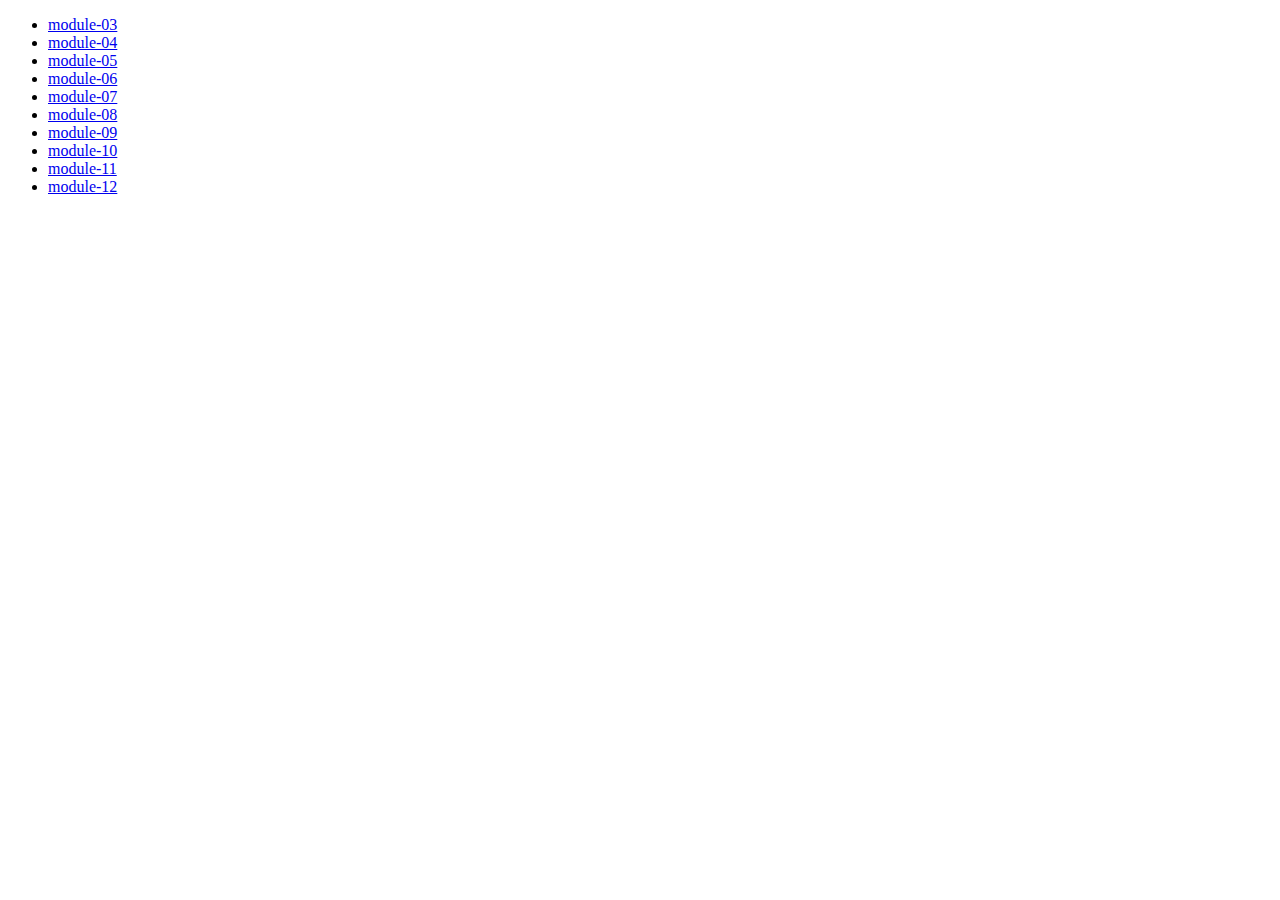
<file: index.html>
<!DOCTYPE html>
<html lang="en">
<head>
  <meta charset="UTF-8">
  <meta name="viewport" content="width=device-width, initial-scale=1.0">
  <meta http-equiv="X-UA-Compatible" content="ie=edge">
  <title>index</title>
</head>
<body>
  <ul>
    <li><a href="./module-03/index.html">module-03</a></li>
    <li><a href="./module-04/index.html">module-04</a></li>
    <li><a href="./module-05/index.html">module-05</a></li>
    <li><a href="./module-06/index.html">module-06</a></li>
    <li><a href="./module-07/index.html">module-07</a></li>
    <li><a href="./module-08/index.html">module-08</a></li>
    <li><a href="./module-09/index.html">module-09</a></li>
    <li><a href="./module-10/index.html">module-10</a></li>
    <li><a href="#">module-11</a></li>
    <li><a href="#">module-12</a></li>
  </ul>
</body>
</html>
</file>
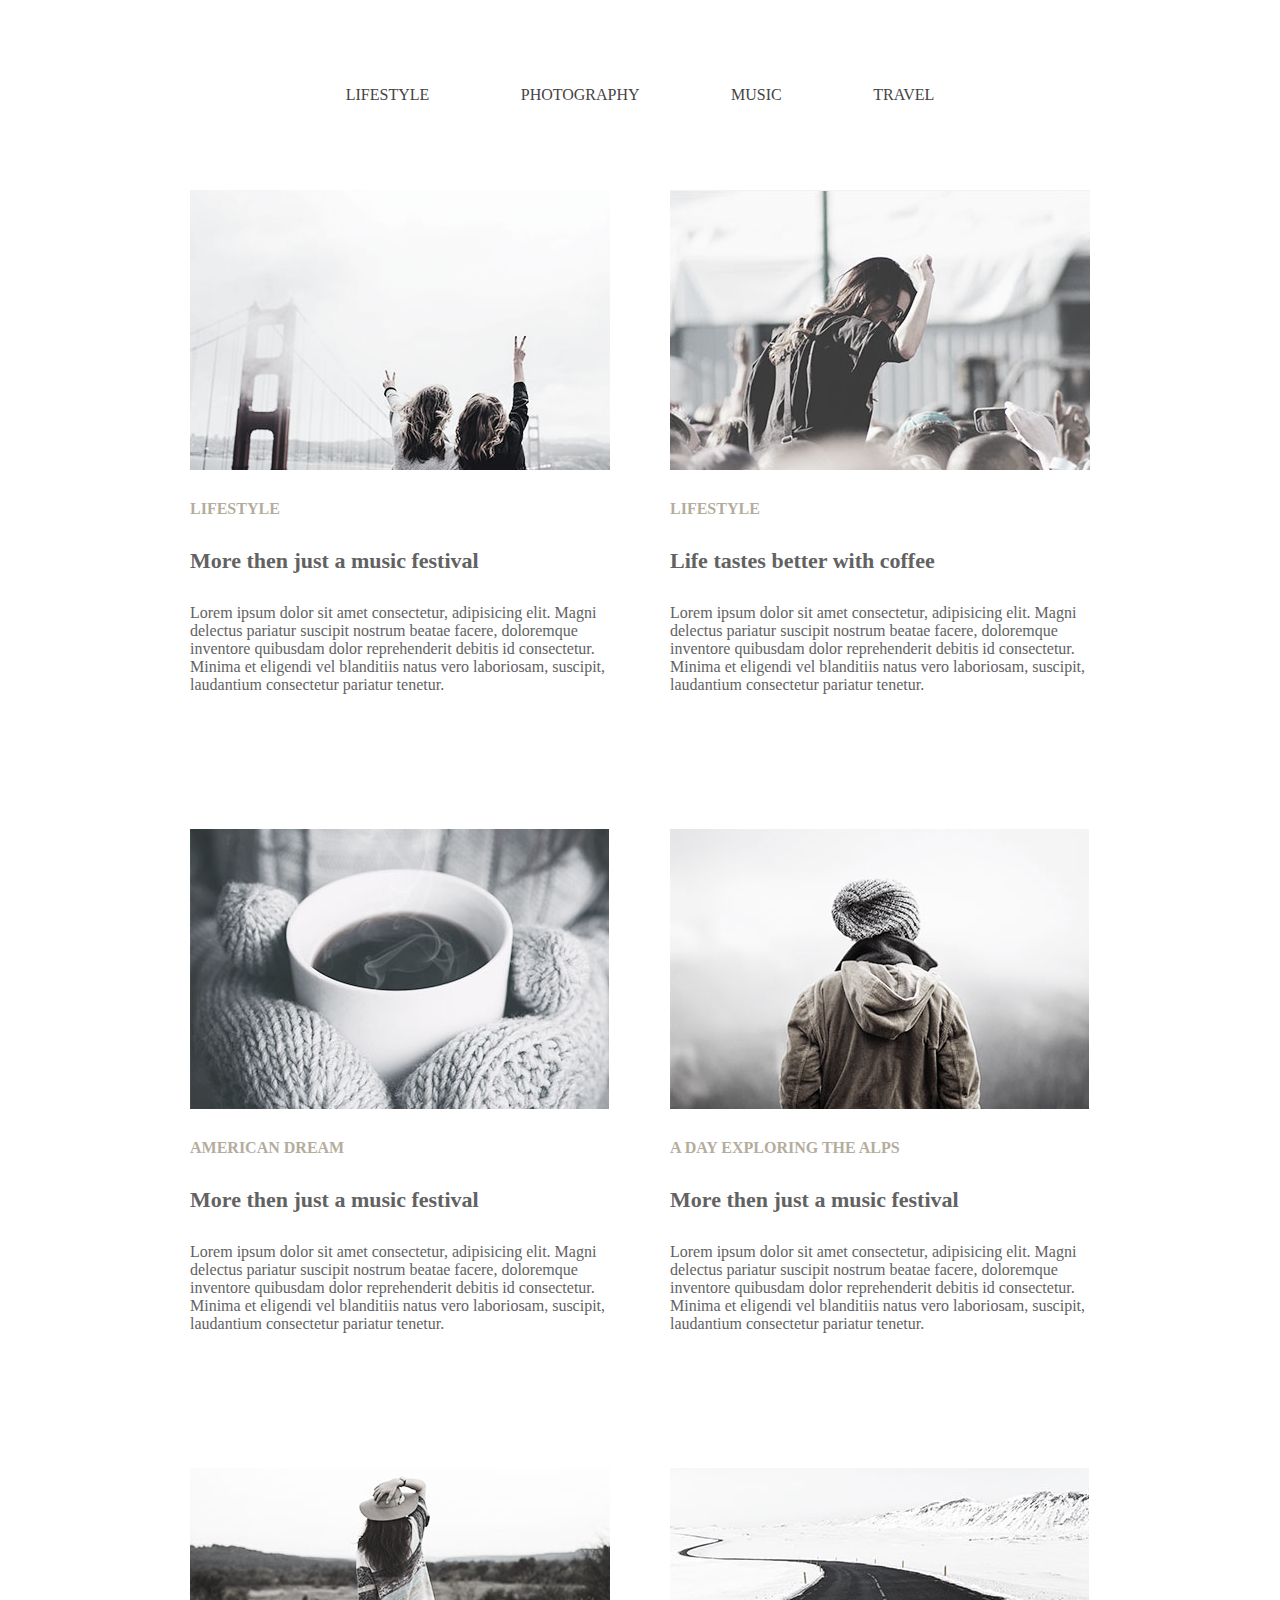
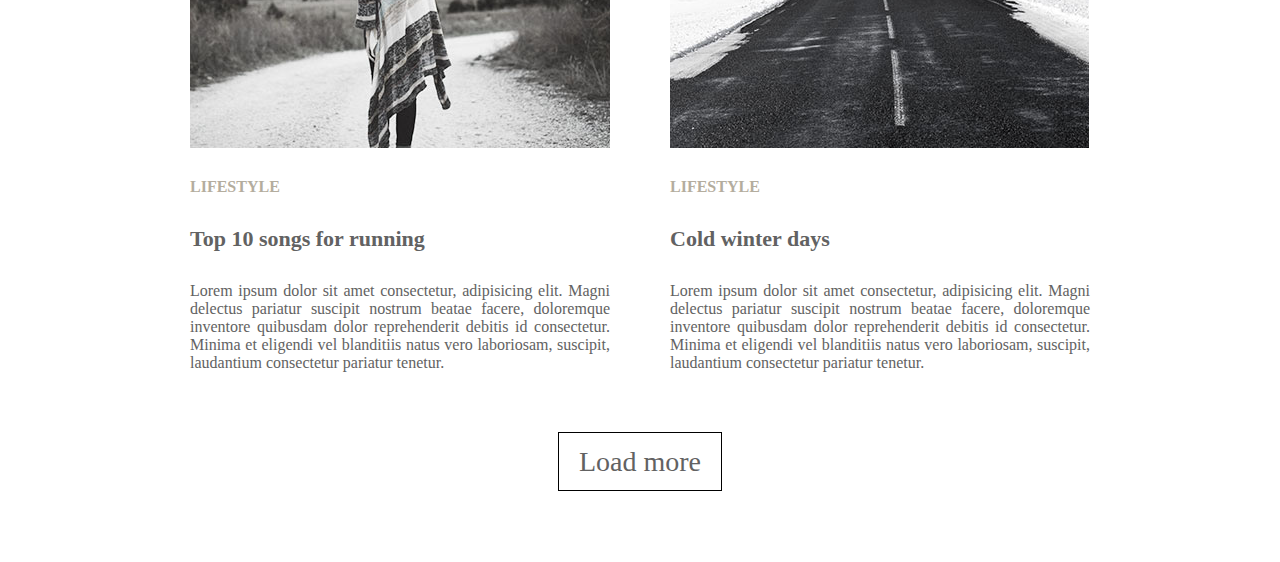
<file: module-03/index.html>
<!DOCTYPE html>
<html lang="en">
  <head>
    <meta charset="UTF-8" />
    <meta name="viewport" content="width=device-width, initial-scale=1.0" />
    <meta http-equiv="X-UA-Compatible" content="ie=edge" />
    <title>index</title>
    <link rel="stylesheet" href="./css/style.css" />
  </head>
  <body>
    <div class="wrapper">
      <header>
        <nav >
          <ul class="list">
            <li class="list-item"><a class="list-link" href="#">lifestyle</a> </li>
            <li class="list-item"><a class="list-link" href="#">photography</a></li>
            <li class="list-item"><a class="list-link" href="#">music</a></li>
            <li class="list-item"><a class="list-link" href="#">travel</a></li>
          </ul>
        </nav>
      </header>
      <main>
        <!-- #box1 -->
        <div class="card card-mr-ls">
          <div class="card-image-wrp">
            <img
              class="card-image"
              src="./images/2grilsbridge2.jpg"
              alt="partygirl"
              title="partygirl"/>
          </div>
          <h5 class="title">lifestyle</h5>
          <h4 class="sub-title">More then just a music festival</h4>
          <p class="card-description text text-i">
            Lorem ipsum dolor sit amet consectetur, adipisicing elit. Magni
            delectus pariatur suscipit nostrum beatae facere, doloremque
            inventore quibusdam dolor reprehenderit debitis id consectetur.
            Minima et eligendi vel blanditiis natus vero laboriosam, suscipit,
            laudantium consectetur pariatur tenetur.
          </p>
        </div>    <!-- #endbox1 -->
        <!-- #box2 -->
        <div class="card card-mr-rs">
          <div class="card-image-wrp">
            <img
              class="card-image"
              src="./images/shakinggirl1.jpg"
              alt="partygirl"
              title="partygirl"/>
          </div>
          <h5 class="title">lifestyle</h5>
          <h4 class="sub-title">Life tastes better with coffee</h4>
          <p class="card-description text text-i">
            Lorem ipsum dolor sit amet consectetur, adipisicing elit. Magni
            delectus pariatur suscipit nostrum beatae facere, doloremque
            inventore quibusdam dolor reprehenderit debitis id consectetur.
            Minima et eligendi vel blanditiis natus vero laboriosam, suscipit,
            laudantium consectetur pariatur tenetur.
          </p>
        </div><!-- #endbox2 -->
        <!-- #box3 -->
        <div class="card card-mr-ls">
          <div class="card-image-wrp">
            <img
              class="card-image"
              src="./images/coffee4.jpg"
              alt="partygirl"
              title="partygirl"/>
          </div>
          <h5 class="title">American dream</h5>
          <h4 class="sub-title">More then just a music festival</h4>
          <p class="card-description text text-i">
            Lorem ipsum dolor sit amet consectetur, adipisicing elit. Magni
            delectus pariatur suscipit nostrum beatae facere, doloremque
            inventore quibusdam dolor reprehenderit debitis id consectetur.
            Minima et eligendi vel blanditiis natus vero laboriosam, suscipit,
            laudantium consectetur pariatur tenetur.
          </p>
        </div> <!-- #endbox3 -->
        <!-- #box4 -->
        <div class="card card-mr-rs">
          <div class="card-image-wrp">
            <img
              class="card-image"
              src="./images/backman4.jpg"
              alt="partygirl"
              title="partygirl"/>
          </div>
          <h5 class="title">A day exploring the Alps</h5>
          <h4 class="sub-title">More then just a music festival</h4>
          <p class="card-description text text-i">
            Lorem ipsum dolor sit amet consectetur, adipisicing elit. Magni
            delectus pariatur suscipit nostrum beatae facere, doloremque
            inventore quibusdam dolor reprehenderit debitis id consectetur.
            Minima et eligendi vel blanditiis natus vero laboriosam, suscipit,
            laudantium consectetur pariatur tenetur.
          </p>
        </div><!-- #endbox4 -->
        <!-- #box5 -->
        <div class="card card-mr-ls">
          <div class="card-image-wrp">
            <img
              class="card-image"
              src="./images/girlonroad.jpg"
              alt="partygirl"
              title="partygirl"/>
          </div>
          <h5 class="title">lifestyle</h5>
          <h4 class="sub-title">Top 10 songs for running</h4>
          <p class="card-description text text-b">
            Lorem ipsum dolor sit amet consectetur, adipisicing elit. Magni
            delectus pariatur suscipit nostrum beatae facere, doloremque
            inventore quibusdam dolor reprehenderit debitis id consectetur.
            Minima et eligendi vel blanditiis natus vero laboriosam, suscipit,
            laudantium consectetur pariatur tenetur.
          </p>
        </div><!-- #endbox5 -->
        <!-- #box6 -->
        <div class="card card-mr-rs">
          <div class="card-image-wrp">
            <img
              class="card-image"
              src="./images/blackroad6.jpg"
              alt="partygirl"
              title="partygirl"/>
          </div>
          <h5 class="title">lifestyle</h5>
          <h4 class="sub-title">Cold winter days</h4>
          <p class="card-description text text-b">
            Lorem ipsum dolor sit amet consectetur, adipisicing elit. Magni
            delectus pariatur suscipit nostrum beatae facere, doloremque
            inventore quibusdam dolor reprehenderit debitis id consectetur.
            Minima et eligendi vel blanditiis natus vero laboriosam, suscipit,
            laudantium consectetur pariatur tenetur.
          </p>
        </div><!-- #endbox6 -->
        <footer id="footer-site">
          <button class="load-btn">Load more</button>
        </footer>
      </main>
    </div>
  </body>
</html>
</file>
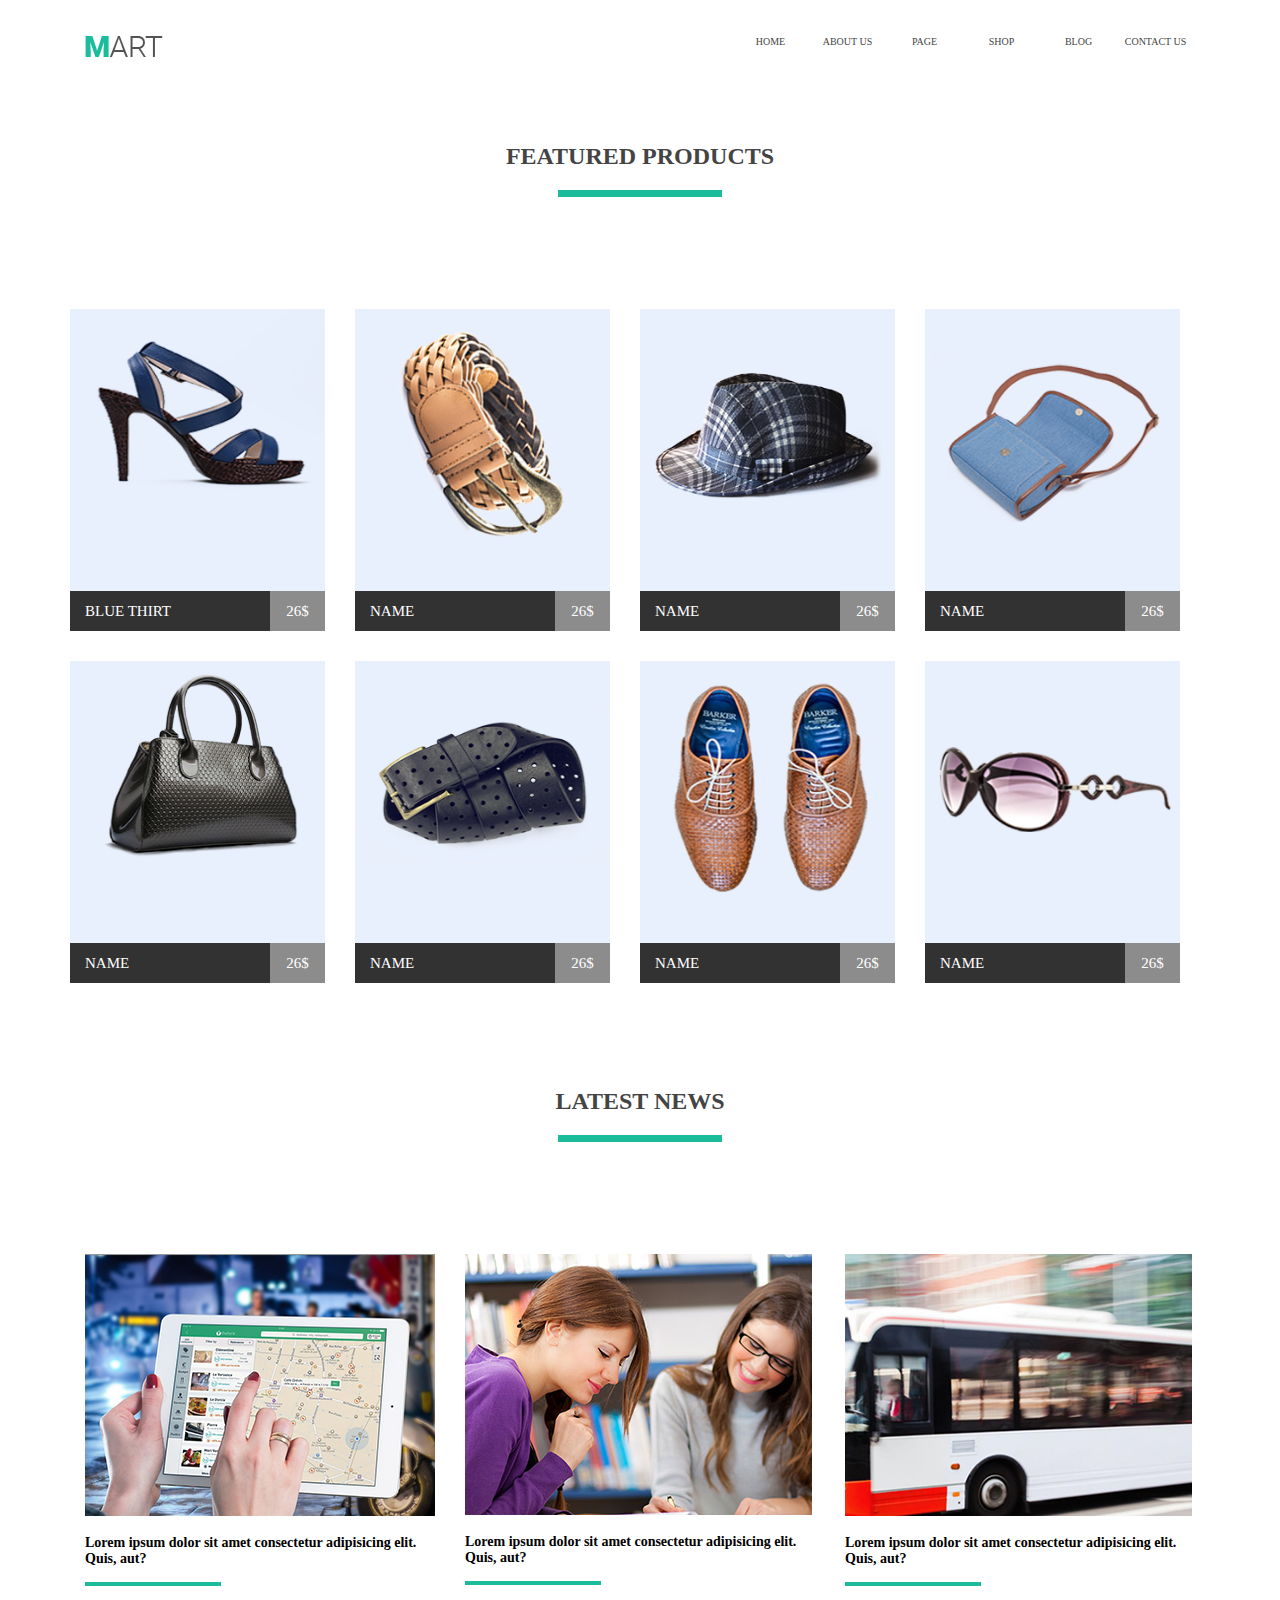
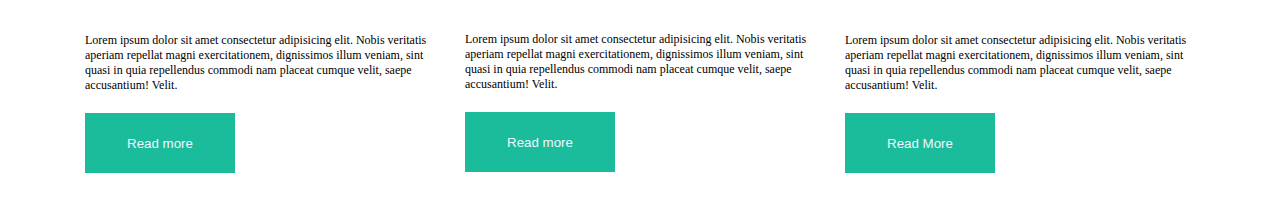
<file: module-04/index.html>
<!DOCTYPE html>
<html lang="en">
  <head>
    <meta charset="UTF-8" />
    <meta name="viewport" content="width=device-width, initial-scale=1.0" />
    <meta http-equiv="X-UA-Compatible" content="ie=edge" />
    <title>index</title>
    <link rel="stylesheet" href="./css/style.css" />
  </head>
  <body>
  <div class="wrapper">    
  <header class="clearfix">
          <a class="logo" href="#"><img src="./images/logo.png" alt="logo"></a>
          <nav>
          <ul class="list clearfix" >
            <li class="list-item"><a class="list-link" href="#">home</a> </li>
            <li class="list-item"><a class="list-link" href="#">about us</a></li>
            <li class="list-item"><a class="list-link" href="#">page</a></li>
            <li class="list-item"><a class="list-link" href="#">shop</a></li>
            <li class="list-item"><a class="list-link" href="#">blog</a></li>
            <li class="list-item"><a class="list-link" href="#">contact us</a></li>
          </ul>
        </nav>
  </header>
</div>
      <div class="card-wrapper">
      <h2><a class="maintitle">featured products</a></h2>
      <main class="clearfix">
        <!-- #box1 -->
          <div class="card">
          <a  href="#">
          <div class="container">
          <div class="card-image-wrp">
            <img
              class="card-image"
              src="./images/hills.png"
              alt="womenshoes"
              title="womenshoes"/>
              </div>
                  <span class="goodsname">blue thirt</span>
                  <span class="price">26$</span>
              </div>
          </a>
        </div> 
          <!-- #endbox1 -->   
        <!-- #box2 -->
         <div class="card">
            <a  href="#">
            <div class="container">
            <div class="card-image-wrp">
               <img
                class="card-image"
                src="./images/brownbelt.png"
                alt="belt1"
                title="belt1"/>
                </div>
                <span class="goodsname">name</span>
                    <span class="price">26$</span>
            </div>
            </a>
          </div> 
            <!-- #endbox2 -->
        <!-- #box3 -->
       <div class="card">
          <a  href="#">
            <div class="container">
            <div class="card-image-wrp">
              <img
                class="card-image"
                src="./images/hatt.png"
                alt="hat"
                title="hat"/>
                </div>
                    <span class="goodsname">name</span>
                    <span class="price">26$</span>
            </div>
            </a>
          </div> 
            <!-- #endbox3 -->
        <!-- #box4 -->
        <div class="card">
            <a  href="#">
          <div class="container">
            <div class="card-image-wrp">
              <img
                class="card-image"
                src="./images/bluepurse.png"
                alt="purse"
                title="purse"/>
                </div>
                    <span class="goodsname">name</span>
                    <span class="price">26$</span>
            </div>
            </a>
          </div> 
            <!-- #endbox4 -->
       <!-- #box5 -->
       <div class="card">
          <a  href="#">
          <div class="container">
          <div class="card-image-wrp">
            <img
              class="card-image"
              src="./images/blackpurse.png"
              alt="purse1"
              title="purse1"/>
              </div>
                  <span class="goodsname">name</span>
                  <span class="price">26$</span>
          </div>
          </a>
        </div> 
          <!-- #endbox5 -->
        <!-- #box6 -->
        <div class="card">
            <a  href="#">
            <div class="container">
            <div class="card-image-wrp">
              <img
                class="card-image"
                src="./images/blackbelt.png"
                alt="belt"
                title="belt"/>
                </div>
                    <span class="goodsname">name</span>
                    <span class="price">26$</span>
            </div>
            </a>
          </div> 
            <!-- #endbox6 -->
        <!-- #box7 -->
        <div class="card">
            <a  href="#">
            <div class="container">
            <div class="card-image-wrp">
              <img
                class="card-image"
                src="./images/menshoes.png"
                alt="menshoes"
                title="menshoes"/>
                </div>
                    <span class="goodsname">name</span>
                    <span class="price">26$</span>
            </div>
            </a>
          </div> 
            <!-- #endbox7 -->
        <!-- #box8 -->
        <div class="card">
            <a  href="#">
            <div class="container">
          <div class="card-image-wrp">
            <img
              class="card-image"
              src="./images/glasses.png"
              alt="glasses"
              title="glasses"/>
              </div>
                  <span class="goodsname">name</span>
                  <span class="price">26$</span>
          </div>
         </a>
        </div> 
          <!-- #endbox8 -->
      </main>
      <h2 class="maintitle">latest news</h2>
      <div class="clearfix">
        <!-- #box9 -->
      <div class="news-card">
        <div class="news-card-image-wrp">
          <img
            class="news-card-image"
            src="./images/8.png"
            alt="tablet"
            title="tablet"/>
        </div>
        <h5 class="title">Lorem ipsum dolor sit amet consectetur adipisicing elit. Quis, aut?</h5>
        <p>Lorem ipsum dolor sit amet consectetur adipisicing elit. Nobis veritatis aperiam repellat magni exercitationem, dignissimos illum veniam, sint quasi in quia repellendus commodi nam placeat cumque velit, saepe accusantium! Velit.</p>
        <button class="load-btn">Read more</button>
      </div>    <!-- #endbox9 -->
       <!-- #box10 -->
       <div class="news-card">
          <div class="news-card-image-wrp">
            <img
              class="news-card-image"
              src="./images/2girls.png"
              alt="2girls"
              title="2girls"/>
          </div>
          <h5 class="title">Lorem ipsum dolor sit amet consectetur adipisicing elit. Quis, aut?</h5>
          <p>Lorem ipsum dolor sit amet consectetur adipisicing elit. Nobis veritatis aperiam repellat magni exercitationem, dignissimos illum veniam, sint quasi in quia repellendus commodi nam placeat cumque velit, saepe accusantium! Velit.</p>
          <button class="load-btn">Read more</button>
        </div>    <!-- #endbox10 -->
       <!-- #box11 -->
       <div class="news-card">
          <div class="news-card-image-wrp">
            <img
              class="news-card-image"
              src="./images/bus.png"
              alt="bus"
              title="bus"/>
          </div>
          <h5 class="title">Lorem ipsum dolor sit amet consectetur adipisicing elit. Quis, aut?</h5>
          <p>Lorem ipsum dolor sit amet consectetur adipisicing elit. Nobis veritatis aperiam repellat magni exercitationem, dignissimos illum veniam, sint quasi in quia repellendus commodi nam placeat cumque velit, saepe accusantium! Velit.</p>
          <button class="load-btn">Read More</button>
        </div>    <!-- #endbox11 -->
    </div>
  </div>
</body>
</html>
</file>
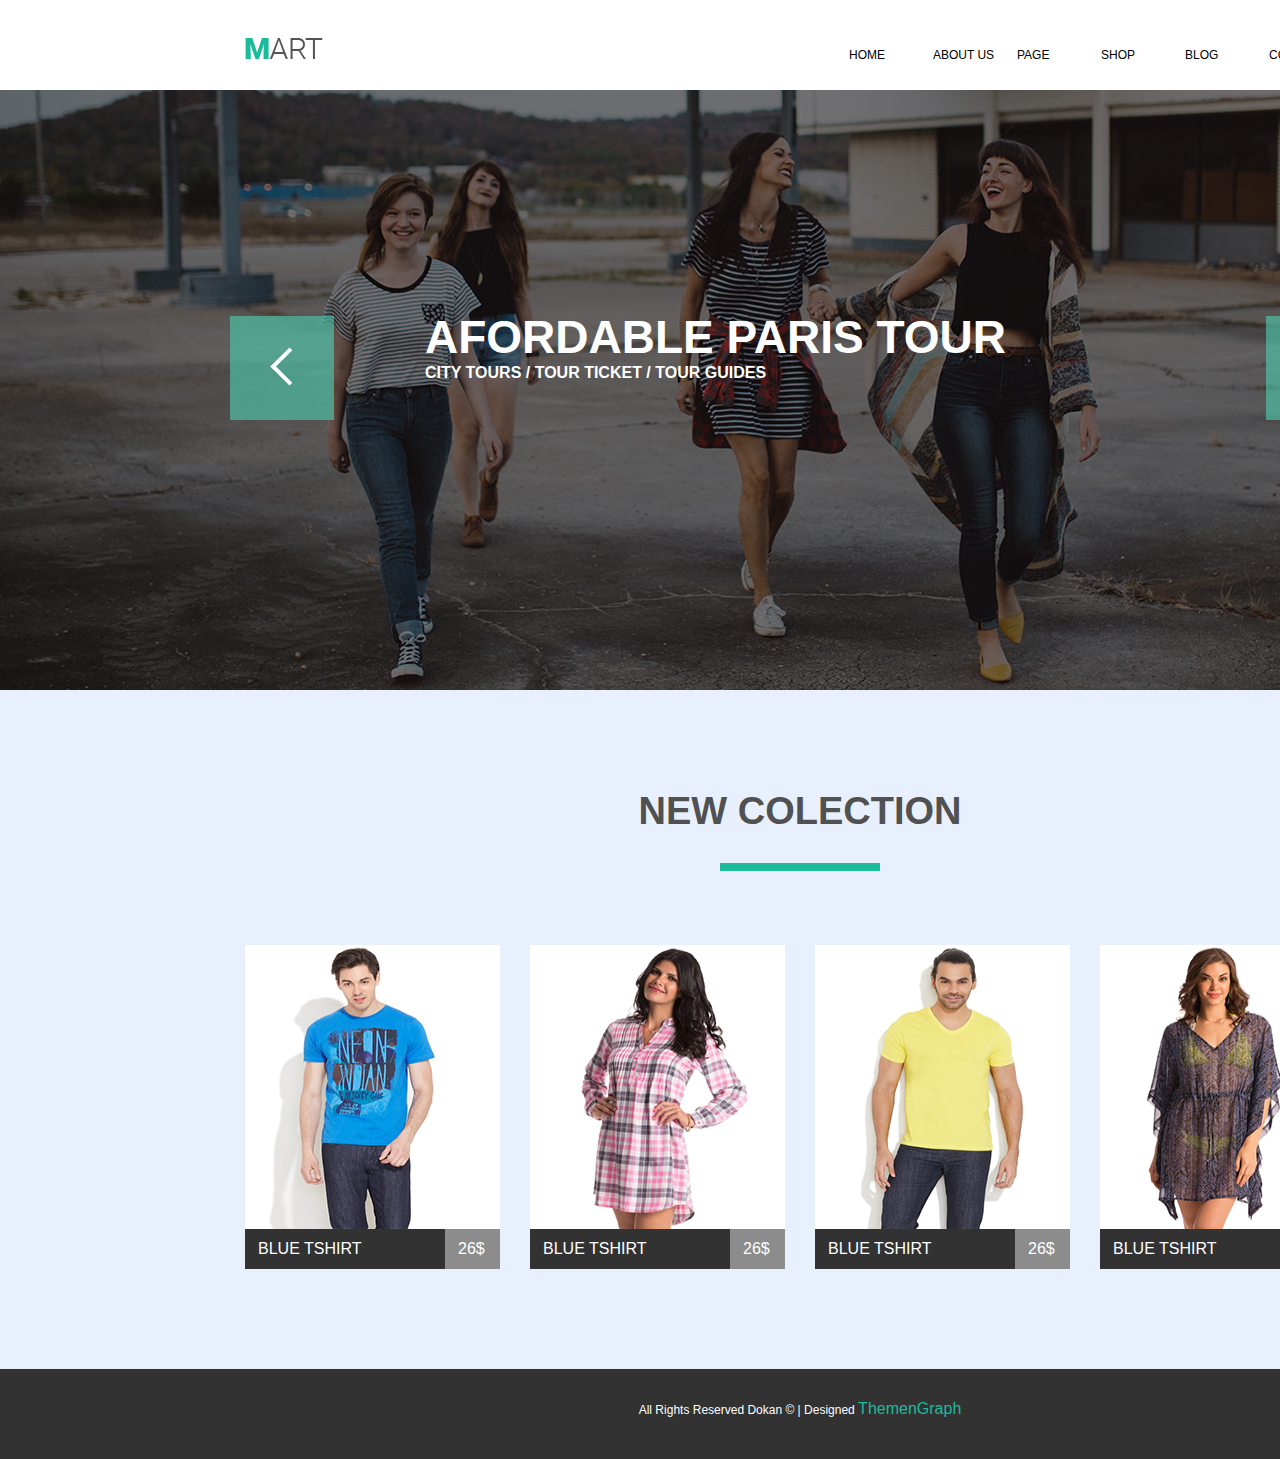
<file: module-05/index.html>
<!DOCTYPE html>
<html lang="en">
<head>
  <meta charset="UTF-8">
  <meta name="viewport" content="width=device-width, initial-scale=1.0">
  <meta http-equiv="X-UA-Compatible" content="ie=edge">
  <title>index</title>
  <link rel="stylesheet" href="./css/style.css" />
</head>
<body>
<div class="wrapper">
<header>
<div class="nav">
<div class="logo">
    <a href="#"><img src="./image/logo.png" alt="logo"></a>
</div>
  <ul class="list">
    <li class="list-item"><a class="list-link"  href="#">home</a></li>
    <li class="list-item"><a class="list-link"  href="#">about us</a></li>
    <li class="list-item"><a class="list-link"  href="#">page</a></li>
    <li class="list-item"><a class="list-link"  href="#">shop</a></li>
    <li class="list-item"><a class="list-link"  href="#">blog</a></li>
    <li class="list-item"><a class="list-link"  href="#">contact us</a></li>
  </ul>
</div>
</header>
</div>
<div class="slider-wrp">
<img class="slider-img" src="./image/slider-bg.jpg" alt="slider">
<div class="container slider">
    <button class="control-btn control-btn-prev">
    <span class="arrow arrow-left"></span>
    </button>   
    <button class="control-btn control-btn-nex">
    <span class="arrow arrow-right"></span>
    </button>
    <div class="slider-content">
        <h3 class="slider-title">AFORDABLE PARIS TOUR</h3>
        <h4 class="slider-subtitle"> CITY TOURS / TOUR TICKET / TOUR GUIDES</h4>
    </div>
</div>
</div>
    <div class="maintitle-wrp">
    <h1 class="maintitle">new colection</h1>
</div>

<div class="cart-section-wrp">
<div class="container1">
<div class="image-wrp1">
<img class="cart-image" src="./image/Без-назви-46.png" alt="blue short" title="blue short">
<div class="cart-modal"></div>
<div class="icon-wrp">
<button class="icon-btn icon-btn-like">
<img src="./image/icon-like.png" alt="like">
</button>
<button class="icon-btn icon-btn-link">
<img src="./image/icon-link.png" alt="link">
</button>
<button class="icon-btn icon-btn-clock">
<img src="./image/icon-clock.png" alt="clock">
</button>
<button class="icon-btn icon-btn-add clearfix">
<img class="imgcart" src="./image/icon-cart.png" alt="cart">
<span class="cart-text">ADD TO CART</span>
</button>
</div>
<span class="name">blue tshirt</span>
<span class="price">26$</span>
</div>
</div>
<div class="container1">
        <div class="image-wrp1">
        <img class="cart-image" src="./image/womanshirt.png" alt="blue short" title="blue short">
        <div class="cart-modal"></div>
        <div class="icon-wrp">
        <button class="icon-btn icon-btn-like" >
        <img src="./image/icon-like.png" alt="like">
        </button>
        <button class="icon-btn icon-btn-link" >
        <img src="./image/icon-link.png" alt="link">
        </button>
        <button class="icon-btn icon-btn-clock" >
        <img src="./image/icon-clock.png" alt="clock">
        </button>
        <button class="icon-btn icon-btn-add clearfix">
        <img class="imgcart" src="./image/icon-cart.png" alt="cart">
        <span class="cart-text">ADD TO CART</span>
        </button>
        </div>
        <span class="name">blue tshirt</span>
        <span class="price">26$</span>
        </div>
        </div>
        <div class="container1">
                <div class="image-wrp1">
                <img class="cart-image" src="./image/yellowtshirt.png" alt="blue short" title="blue short">
                <div class="cart-modal"></div>
                <div class="icon-wrp">
                <button class="icon-btn icon-btn-like">
                <img src="./image/icon-like.png" alt="like">
                </button>
                <button class="icon-btn icon-btn-link">
                <img src="./image/icon-link.png" alt="link">
                </button>
                <button class="icon-btn icon-btn-clock">
                <img src="./image/icon-clock.png" alt="clock">
                </button>
                <button class="icon-btn icon-btn-add clearfix">
                <img class="imgcart" src="./image/icon-cart.png" alt="cart">
                <span class="cart-text">ADD TO CART</span>
                </button>
                </div>
                <span class="name">blue tshirt</span>
                <span class="price">26$</span>
                </div>
                </div>
                <div class="container1">
                <div class="image-wrp1">
                        <img class="cart-image" src="./image/coolengie.png" alt="blue short" title="blue short">
                        <div class="cart-modal"></div>
                        <div class="icon-wrp">
                        <button class="icon-btn icon-btn-like">
                        <img src="./image/icon-like.png" alt="like">
                        </button>
                        <button class="icon-btn icon-btn-link">
                        <img src="./image/icon-link.png" alt="link">
                        </button>
                        <button class="icon-btn icon-btn-clock">
                        <img src="./image/icon-clock.png" alt="clock">
                        </button>
                        <button class="icon-btn icon-btn-add clearfix">
                        <img class="imgcart" src="./image/icon-cart.png" alt="cart">
                        <span class="cart-text">ADD TO CART</span>
                        </button>
                        </div>
                        <span class="name">blue tshirt</span>
                        <span class="price">26$</span>
                        </div>
                        </div>                  
</div>
<footer>
<div class="footer-wrp">
    <span class="rights">All Rights  Reserved Dokan © | Designed <span class="colortext">ThemenGraph </span></span>
</div>
</footer>
</body>
</html>
</file>
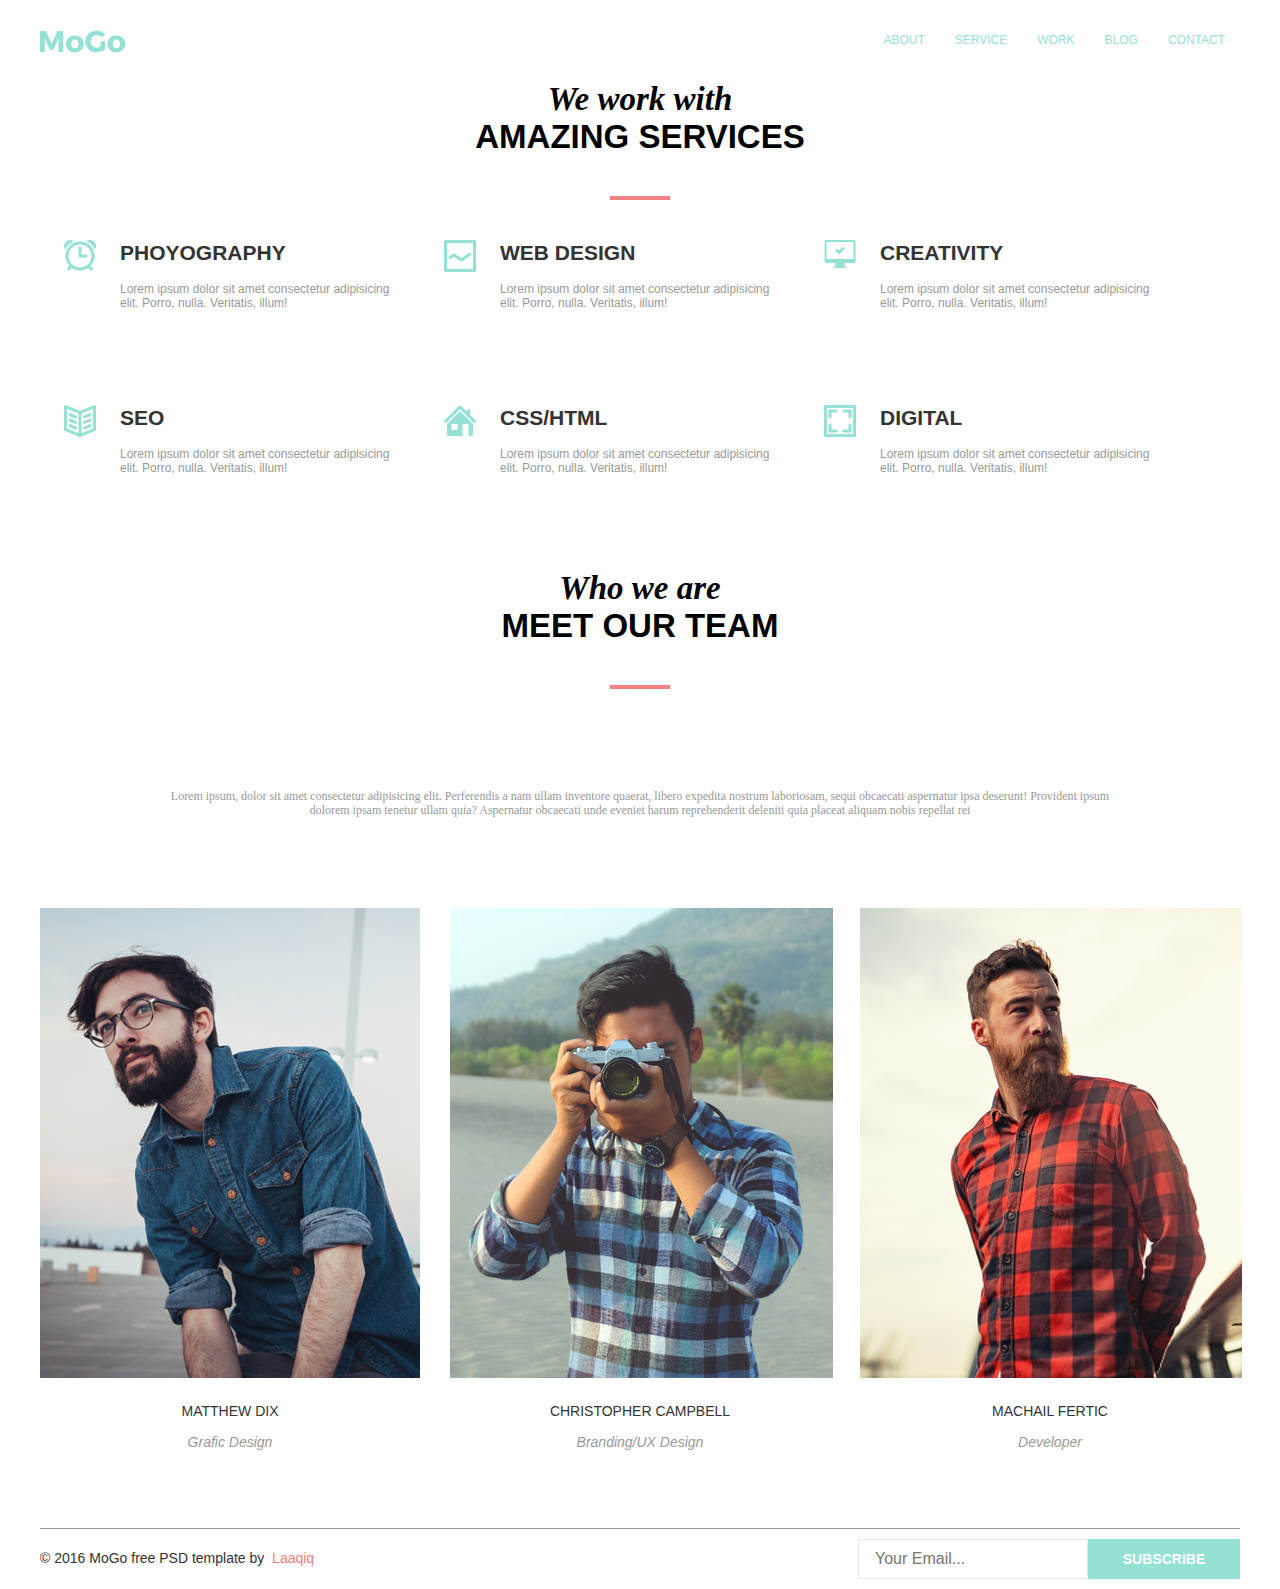
<file: module-06/index.html>
<!DOCTYPE html>
<html lang="en">
<head>
    <meta charset="UTF-8">
    <meta name="viewport" content="width=device-width, initial-scale=1.0">
    <meta http-equiv="X-UA-Compatible" content="ie=edge">
    <title>index</title>
    <link rel="stylesheet" href="./css/style.css" />
</head>
<body>
    <div class="wrapper">
        <header>
            <div class="header-wrapper">
                <div class="logo">
                <img src="./image/logo.png" alt="logo">
            </div>
            <ul class="list">
                 <li class="list-item"><a class="list-link" href="#">about</a></li>
                 <li class="list-item"><a class="list-link" href="#">service</a></li>
                 <li class="list-item"><a class="list-link" href="#">work</a></li>
                 <li class="list-item"><a class="list-link" href="#">blog</a></li>
                 <li class="list-item"><a class="list-link" href="#">contact</a></li>
            </ul>
         </div>
     </header>

<div class="titlewrp">
    <div class="uptitle">
        <h2>We work with</h2>
    </div>

    <div class="downtitle">
        <h2>amazing services</h2>
    </div>
</div>

<div class="serviceswrp">

    <div class="container">
        <div class="img">
            <img src="./image/alarm.png" alt="alarm">
        </div>
        <div class="text">
            <h2>PHOYOGRAPHY</h2>
            <br>
            <p>Lorem ipsum dolor sit amet consectetur adipisicing elit. Porro, nulla. Veritatis, illum!
            </p>
        </div>
    </div>

        <div class="container">
                <div class="img">
                  <img src="./image/linegraph.png" alt="linegraph">
                </div>
            <div class="text">
            <h2>WEB DESIGN</h2>
                <br>
            <p>Lorem ipsum dolor sit amet consectetur adipisicing elit. Porro, nulla. Veritatis, illum!
            </p>
            </div>
        </div>

        <div class="container">
            <div class="img">
                <img src="./image/computer.png" alt="computer">
            </div>
                <div class="text">
                    <h2>CREATIVITY</h2>
                    <br>
                    <p>Lorem ipsum dolor sit amet consectetur adipisicing elit. Porro, nulla. Veritatis, illum!
                    </p>
                </div>
        </div>

        <div class="container">
            <div class="img">
                <img src="./image/book.png" alt="book">
            </div>
            <div class="text">
                <h2>SEO</h2>   
                    <br>
                    <p>Lorem ipsum dolor sit amet consectetur adipisicing elit. Porro, nulla. Veritatis, illum!
                    </p>
            </div>
        </div>

        <div class="container">
            <div class="img">
                <img src="./image/home.png" alt="home">
            </div>
            <div class="text">
                <h2>CSS/HTML</h2>
                <br>
                    <p>Lorem ipsum dolor sit amet consectetur adipisicing elit. Porro, nulla. Veritatis, illum!
                    </p>
            </div>
         </div>

         <div class="container">
            <div class="img">
                <img src="./image/image.png" alt="digital">
            </div>
            <div class="text">
                <h2>DIGITAL</h2>
                 <br>
                    <p>Lorem ipsum dolor sit amet consectetur adipisicing elit. Porro, nulla. Veritatis, illum!
                    </p>
            </div>
        </div>
</div>

<div class="uptitle">
    <h2>Who we are</h2>
</div>

<div class="downtitle">
    <h2>MEET OUR TEAM</h2>
</div>

    <p class="teamtext">Lorem ipsum, dolor sit amet consectetur adipisicing elit. Perferendis a nam ullam inventore quaerat, libero expedita nostrum laboriosam, sequi obcaecati aspernatur ipsa deserunt! Provident ipsum dolorem ipsam tenetur ullam quia? Aspernatur obcaecati unde eveniet harum reprehenderit deleniti quia placeat aliquam nobis repellat rei
    </p>
    
<div class="container2wrp">
    <div class="container2">
        <div class="imagewrp">
            <img class="member_img"  src="./image/img-1.jpg" alt="Graphic Design">
        </div>
            <span class="name">MATTHEW DIX</span>
            <span class="profession">Grafic Design</span>
    <div class="push">
        <div class="icon-wrp">
            <button class="icon-btn icon-btn-like">
                <img src="./image/twitter.png" alt="twitter">
            </button>
            <button class="icon-btn icon-btn-like">
                 <img src="./image/pinterest.png" alt="pinterest">
            </button>
            <button class="icon-btn icon-btn-like">
                <img src="./image/facebook.png" alt="facebook">
            </button>
            <button class="icon-btn icon-btn-like">
                <img src="./image/instagram.png" alt="instagram">
            </button>
        </div>
    </div>
    </div>

    <div class="container2">
    <div class="imagewrp">
        <img class="member_img" src="./image/member2r.png" alt="Graphic Design">
    </div>

    <div class="push">
        <div class="icon-wrp">
            <button class="icon-btn icon-btn-like">
                <img src="./image/twitter.png" alt="twitter">
            </button>

            <button class="icon-btn icon-btn-like">
                <img src="./image/pinterest.png" alt="pinterest">
             </button>

            <button class="icon-btn icon-btn-like">
                <img src="./image/facebook.png" alt="facebook">
            </button>

            <button class="icon-btn icon-btn-like">
                <img src="./image/instagram.png" alt="instagram">
             </button>
        </div>
    </div>
        <span class="name">CHRISTOPHER CAMPBELL</span>
        <span class="profession">Branding/UX Design</span>
    </div>

    <div class="container2">
    <div class="imagewrp">
        <img class="member_img" src="./image/member3r.png" alt="Graphic Design">
    </div>
    <div class="push">
        <div class="icon-wrp">
            <button class="icon-btn icon-btn-like">
                <img src="./image/twitter.png" alt="twitter">
            </button>
                
            <button class="icon-btn icon-btn-like">
                <img src="./image/pinterest.png" alt="pinterest">
            </button>

            <button class="icon-btn icon-btn-like">
                <img src="./image/facebook.png" alt="facebook">
            </button>

            <button class="icon-btn icon-btn-like">
                <img src="./image/instagram.png" alt="instagram">
            </button>
        </div>
    </div>
            <span class="name">MACHAIL FERTIC</span>
            <span class="profession">Developer</span>
    </div>
</div>

<footer>
<p class="footer-txt">&#169; 2016 MoGo free PSD template by 
<span class="colortext">&#160; Laaqiq</span>
</p>
<form>
<input type="email" placeholder="Your Email..." name="email">
<input type="submit" value="subscribe" />
</form>
</footer>
</div>
</body>
</html>
</file>
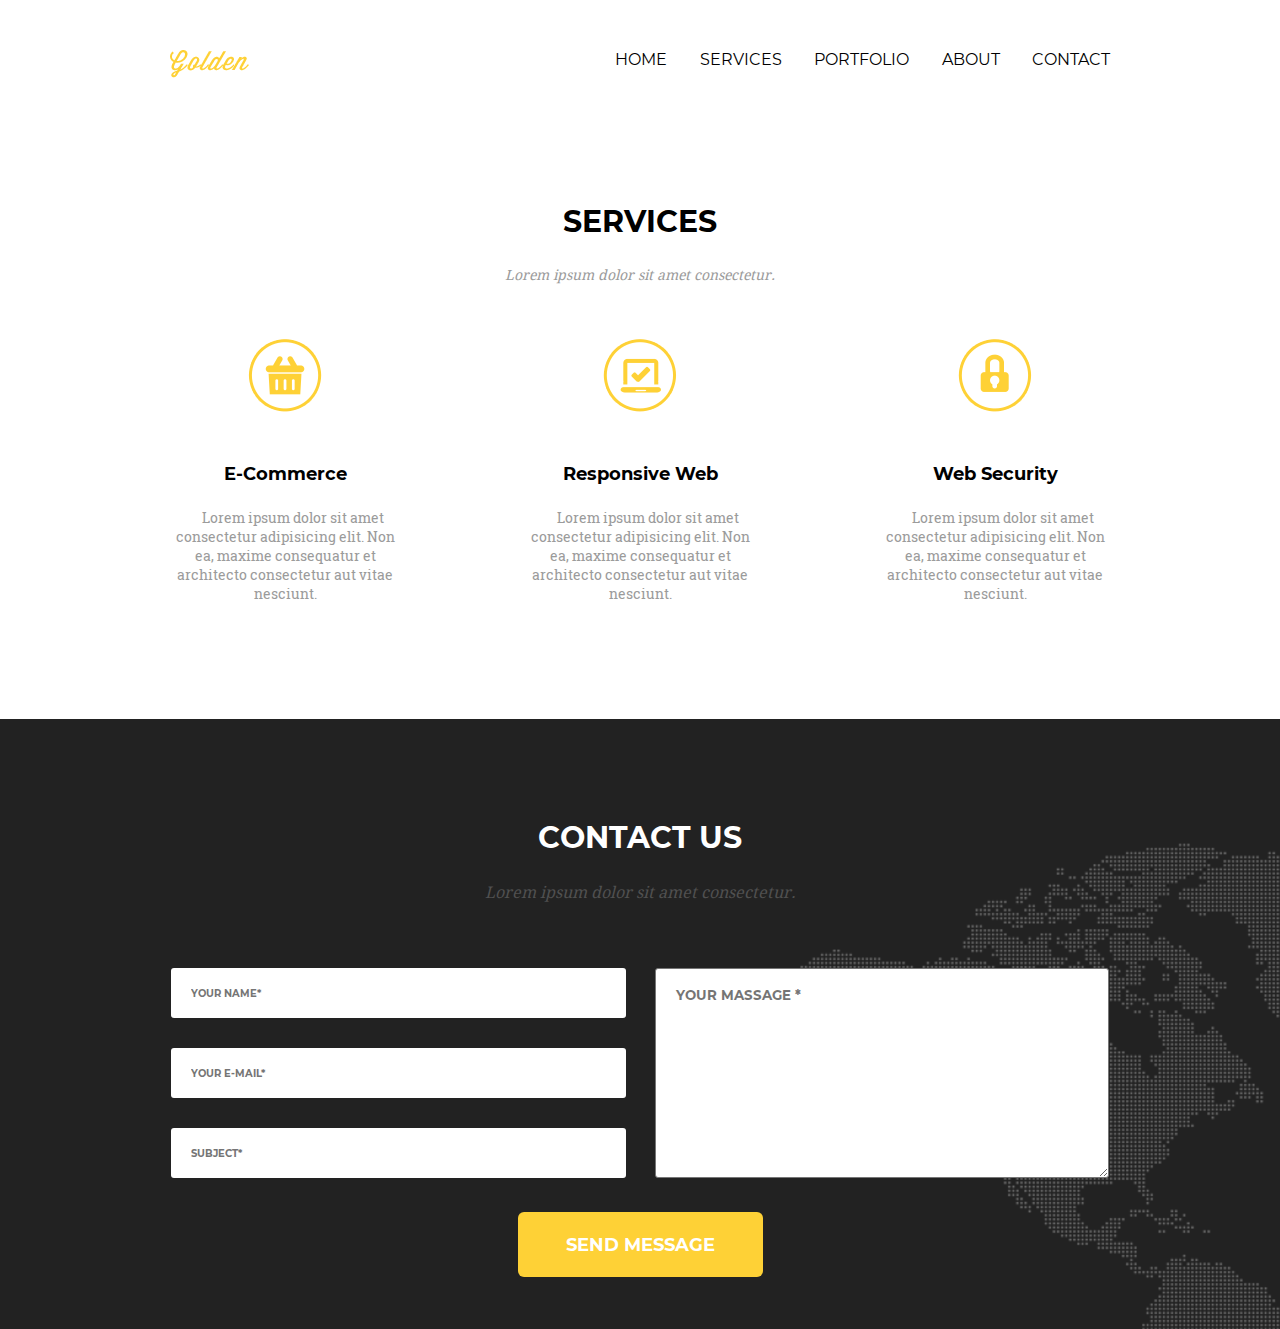
<file: module-07/index.html>
<!DOCTYPE html>
<html lang="en">
<head>
    <meta charset="UTF-8">
    <meta name="viewport" content="width=device-width, initial-scale=1.0">
    <meta http-equiv="X-UA-Compatible" content="ie=edge">
    <title>Index</title>
    <link href="./css/fonts.css" rel="stylesheet" type="text/css">
    <link href="./css/style1.css" rel="stylesheet" type="text/css">
</head>
<body>
<div class="page_wrapper">
    <div class="page_wrapper1">
    <header>
        <img src="images/logo.png" alt="logo">
            <ul class="list">
                <li class="list-item"><a class="link" href="#">home</a></li>
                <li class="list-item"><a class="link" href="#">services</a></li>
                <li class="list-item"><a class="link" href="#">portfolio</a></li>
                <li class="list-item"><a class="link" href="#">about</a></li>
                <li class="list-item"><a class="link" href="#">contact</a></li>
            </ul>
    </header>
    <h1>services</h1>
    <p class="title_text">Lorem ipsum dolor sit amet consectetur.</p>
<div class="content_wrapper">
    <div class="container">
        <div class="img_wrp">
        <img src="images/icon-Basket.png" alt="basket">
        </div>
            <h2>E-Commerce</h2>
                <p class="service_text">Lorem ipsum dolor sit amet consectetur adipisicing elit. Non ea, maxime consequatur et architecto consectetur aut vitae nesciunt. 
                </p>
    </div>
    <div class="container">
            <div class="img_wrp">
            <img src="images/icon-Laptop.png" alt="laptop">
            </div>
                <h2>Responsive Web</h2>
                    <p class="service_text">Lorem ipsum dolor sit amet consectetur adipisicing elit. Non ea, maxime consequatur et architecto consectetur aut vitae nesciunt. 
                    </p>
    </div>
    <div class="container">
        <div class="img_wrp">
            <img src="images/icon-Locked.png" alt="lock">
            </div>
            <h2>Web Security</h2>
                <p class="service_text">Lorem ipsum dolor sit amet consectetur adipisicing elit. Non ea, maxime consequatur et architecto consectetur aut vitae nesciunt. 
                </p>
    </div>
</div>
    </div>
<div class="bottom_section">
<div class="btm_text">
    <h3>contact us</h3>
        <p class="upinput_text">Lorem ipsum dolor sit amet consectetur.  
        </p>
    </div>
 <form action="#" id="contact-form" method="POST">
     <div class="contact-form-wrp">
        <div class="contact-inputs">
            <input 
            class="contact-input"
            type="text"
            name="name"  
            placeholder="YOUR NAME*"
            required
            >
            <input class="contact-input" type="email" name="email"  placeholder="YOUR E-MAIL*" required>
            <input class="contact-input" type="text" name="subject"  placeholder="SUBJECT*" >
        </div>
        <div class="contact-textarea-wrp">
     <textarea name ="body" cols="30" rows="10" placeholder="YOUR MASSAGE *"></textarea>
    </div>
</div>
    </form>
    <button class="contact-submit" type="submit">send message
    </button>
</div>
</div>
</body>
</html>
</file>
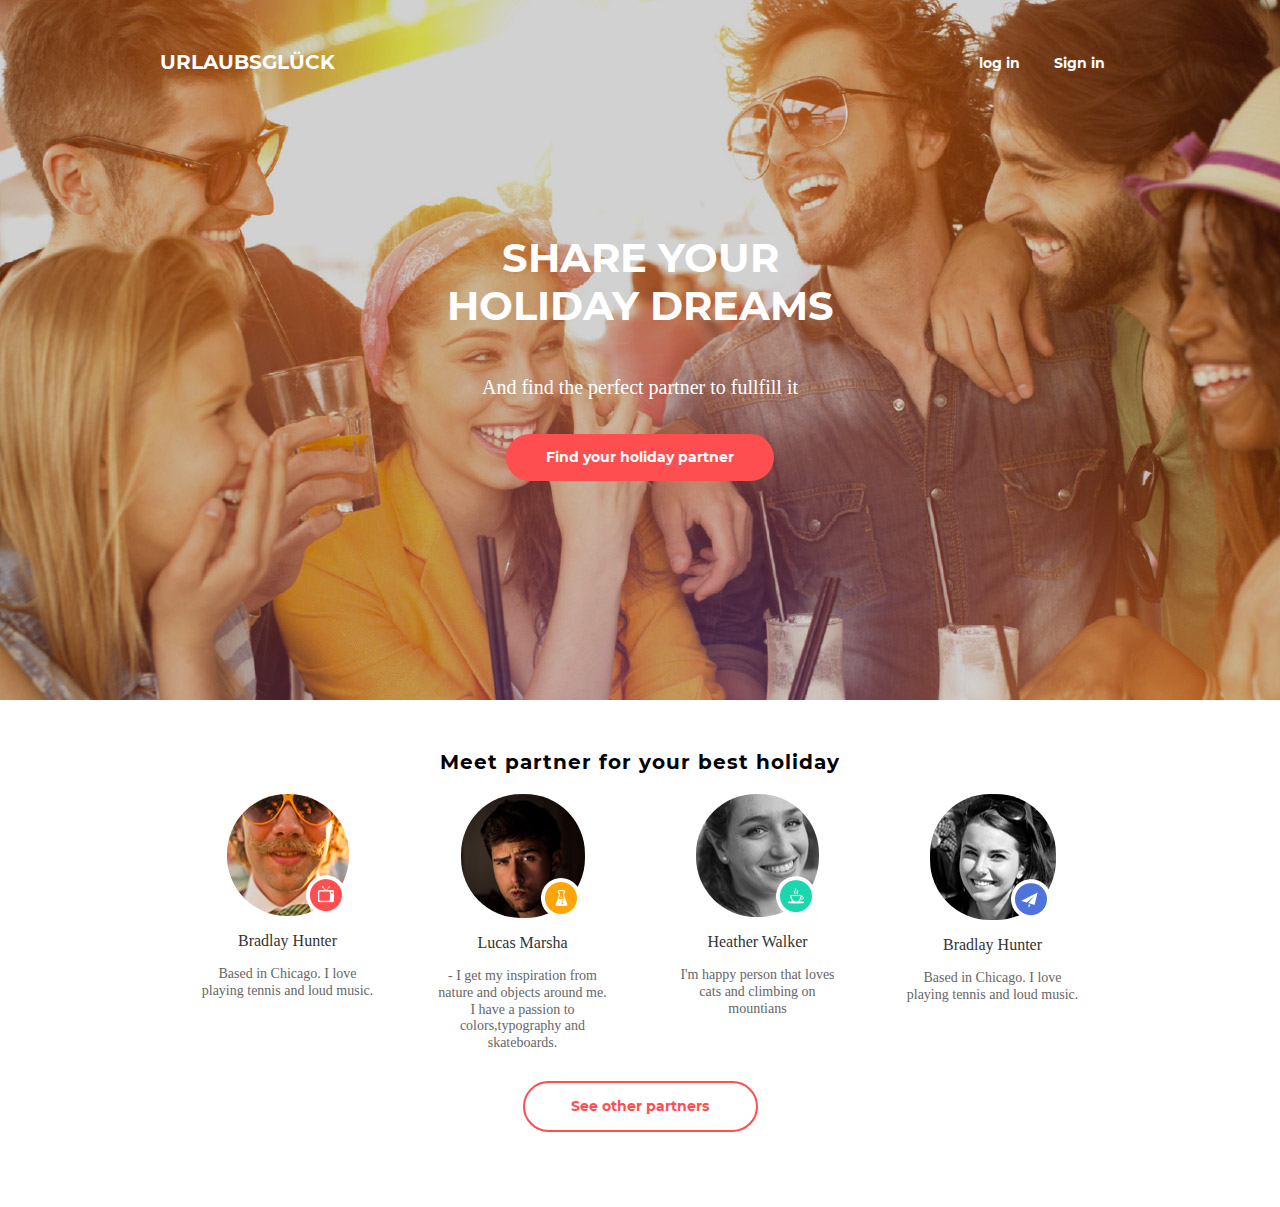
<file: module-08/index.html>
<!DOCTYPE html>
<html lang="en">
<head>
    <meta charset="UTF-8">
    <meta name="viewport" content="width=device-width, initial-scale=1.0">
    <meta http-equiv="X-UA-Compatible" content="ie=edge">
    <title>Index</title>
    <link href="./css/fonts.css" rel="stylesheet" type="text/css">
    <link href="./css/style1.css" rel="stylesheet" type="text/css">
</head>
<body>
<div class="container_fluid--header">
    <div class="cont">
    <div class="log">
    <a href="#"><p class="log_in">log in</p></a>
    <a href="#"><p class="sign_in">Sign in</p></a>
</div>
<p class="urla">URLAUBSGLÜCK</p>
<p class="dream">share your holiday dreams</p>
<p class="partner">And find the perfect partner to fullfill it  
</p>
<button class="find_partner" type="button">
Find your holiday partner
</button>
</div>
</div>
<div class="members_wrp">
<h3 class="meet_partner">Meet partner for your best holiday</h3>
    <div class="member_cont_wrp">
    <div class="member_container">
        <div class="image_wrp">
            <img src="img/bradley.jpg" alt="bradley" class="round">
                <img src="img/icon-tv.png" alt="tv" class="icon">    
       </div>
       <p class="member_name">Bradlay Hunter
       </p>
       <p class="member_info">Based in Chicago. I love playing tennis and loud music.
       </p>
    </div>
    </div>
    <div class="member_cont_wrp">
    <div class="member_container">
            <div class="image_wrp">
                <img src="img/lucas.jpg" alt="lucas" class="round">
                    <img src="img/icon-chemical.png" alt="icaon_chemical" class="icon">    
           </div>
           <p class="member_name">Lucas Marsha
           </p>
           <p class="member_info">- I get my inspiration from nature and objects around me. I have a passion to colors,typography and skateboards.
           </p>
        </div>
    </div>
    <div class="member_cont_wrp">
        <div class="member_container">
                <div class="image_wrp">
                    <img src="img/heather.jpg" alt="heather" class="round">
                        <img src="img/icon-tea.png" alt="icon_tea" class="icon">    
               </div>
               <p class="member_name">Heather Walker
               </p>
               <p class="member_info">I'm happy person that loves cats and climbing on mountians
               </p>
        </div>
    </div>
    <div class="member_cont_wrp">
        <div class="member_container">
                <div class="image_wrp">
                    <img src="img/hunter.jpg" alt="hunter4" class="round">
=======
                        <img src="img/icon-fly.png" alt="icon_fly" class="icon">    
               </div>
               <p class="member_name">Bradlay Hunter
               </p>
               <p class="member_info">Based in Chicago. I love playing tennis and loud music.
               </p>
            </div>
        </div>
        <button class="see_other">See other partners
        </button>
</div>
</body>
</html>
</file>
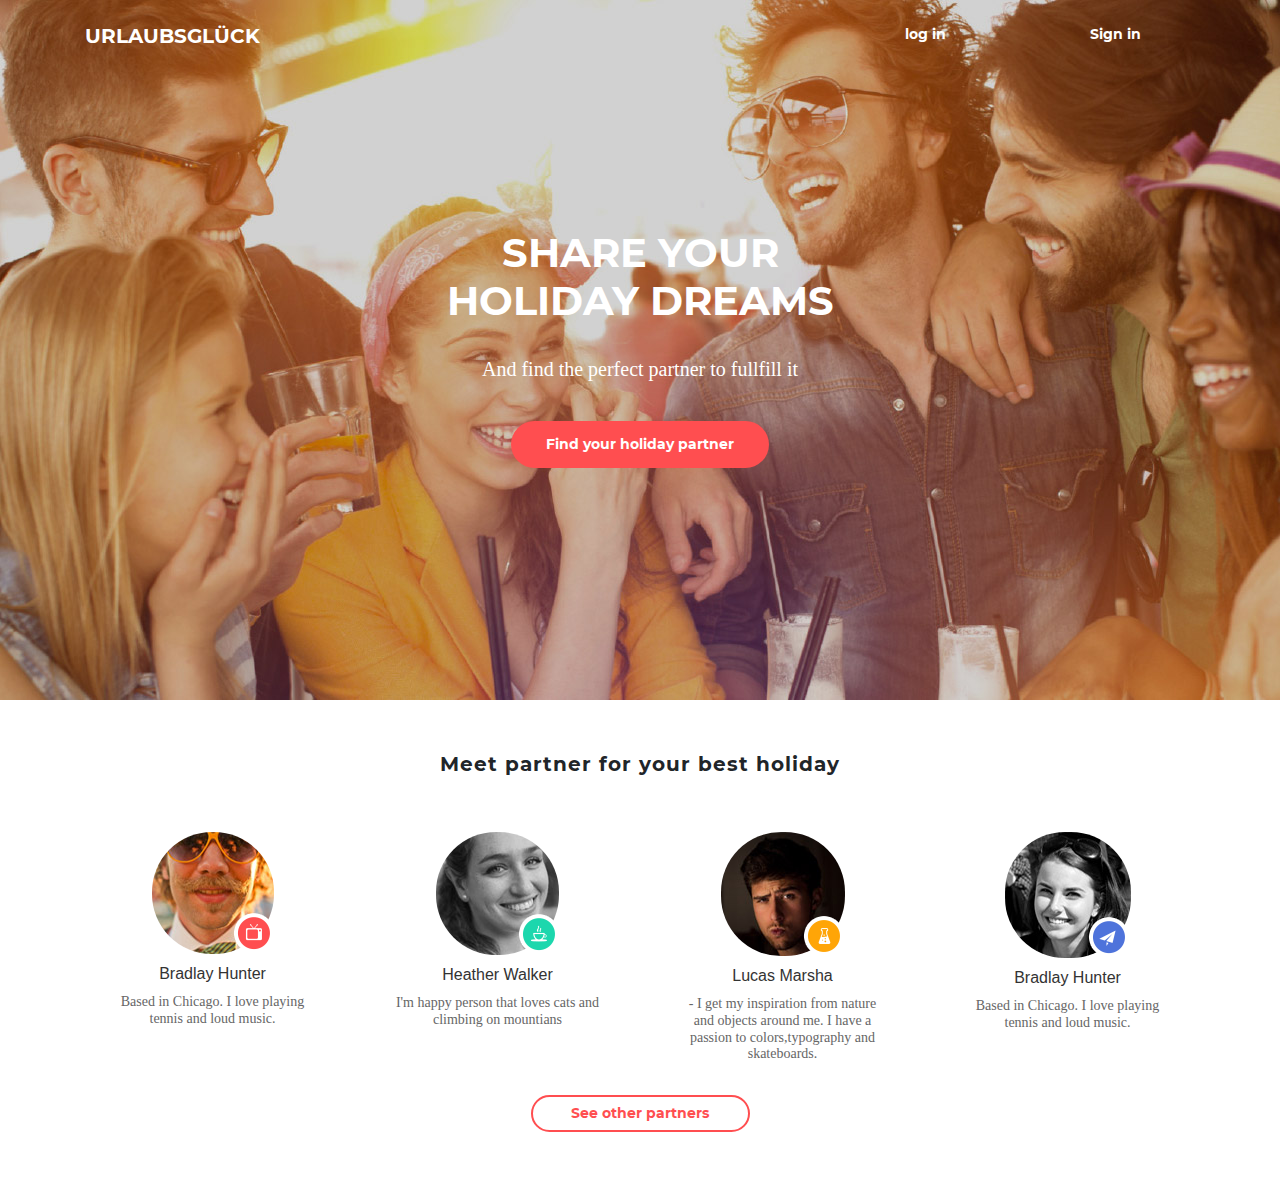
<file: module-09/index.html>
<!DOCTYPE html>
<html lang="en">
<head>
    <meta charset="UTF-8">
    <meta name="viewport" content="width=device-width, initial-scale=1.0">
    <meta http-equiv="X-UA-Compatible" content="ie=edge">
    <title>Index</title>
    <link href="./css/fonts.css" rel="stylesheet" type="text/css">
    <link href="./css/style1.css" rel="stylesheet" type="text/css">
    <link rel="stylesheet" href="https://stackpath.bootstrapcdn.com/bootstrap/4.3.1/css/bootstrap.min.css" integrity="sha384-ggOyR0iXCbMQv3Xipma34MD+dH/1fQ784/j6cY/iJTQUOhcWr7x9JvoRxT2MZw1T" crossorigin="anonymous">
</head>
<body>
<div class="container_fluid--header">
    <div class="cont container">
    <div class="log row pt-4 justify-content-center">
    <div class="col-4 col-md-2 mb-5 order-md-11"><a href="#"><p class="log_in">log in</p></a></div>
    <div class="col-4 col-md-2 mb-5 order-md-12"><a href="#"><p class="sign_in">Sign in</p></a></div>
    <div class="col-12 col-md-8">
    <p class="urla pt-5 mt-2 pt-md-0 mt-md-0 text-md-left">URLAUBSGLÜCK</p></div>
</div>
    <div class="row justify-content-center pt-2 pt-md-5 mt-md-5 align-items-center  ">
<div class="col-12 col-md-7 col-lg-5 p-0 mt-1 mb-1 mt-md-4 mb-md-3 text-md-center">
    <p class="dream">share your holiday dreams</p></div>
<div class="col-8 p-0 m-0 mb-md-4 align-items-center"><p class="partner">And find the perfect partner to fullfill it  
</p></div>
<div class="col-12 p-0"><button class="find_partner" type="button">
Find your holiday partner
</button></div>
</div>

</div>
</div>
<div class="members_wrp container justify-content-center">
<h3 class="meet_partner pt-5 mt-1 mb-lg-5 pb-2 ">Meet partner for your best holiday</h3>
    <div class="member_cont_wrp row justify-content-center">
    <div class="member_container col-10 col-md-5 col-lg-3 ">
        <div class="image_wrp">
            <img src="img/bradley.jpg" alt="bradley" class="round">
                <img src="img/icon-tv.png" alt="tv" class="icon">    
       </div>
       <p class="member_name m-2">Bradlay Hunter
       </p>
       <p class="member_info mx-auto">Based in Chicago. I love playing tennis and loud music.
       </p>
    </div>
    
    <div class="member_container col-10 col-md-5 col-lg-3 order-lg-3">
            <div class="image_wrp">
                <img src="img/lucas.jpg" alt="lucas" class="round">
                    <img src="img/icon-chemical.png" alt="icaon_chemical" class="icon">    
           </div>
           <p class="member_name m-2">Lucas Marsha
           </p>
           <p class="member_info mx-auto">- I get my inspiration from nature and objects around me. I have a passion to colors,typography and skateboards.
           </p>
        
    </div>
        <div class="member_container col-10 col-md-5 col-lg-3">
                <div class="image_wrp">
                    <img src="img/heather.jpg" alt="heather" class="round">
                        <img src="img/icon-tea.png" alt="icon_tea" class="icon">    
               </div>
               <p class="member_name m-2">Heather Walker
               </p>
               <p class="member_info mx-auto">I'm happy person that loves cats and climbing on mountians
               </p>
        </div>
    
        <div class="member_container col-10 col-md-5 col-lg-3 order-lg-4">
                <div class="image_wrp">
                    <img src="img/hunter.jpg" alt="hunter4" class="round">
=======
                        <img src="img/icon-fly.png" alt="icon_fly" class="icon">    
               </div>
               <p class="member_name m-2">Bradlay Hunter
               </p>
               <p class="member_info mx-auto">Based in Chicago. I love playing tennis and loud music.
               </p>
            </div>
        </div>
    </div>
    <div class="container">
        <div class=" row mb-5 mt-md-3 mb-md-3 mb-lg-5 pb-2 justify-content-center">
        <div class="col-12 col-lg-8 text-center">
        <button class="see_other p-lg-2">See other partners
        </button></div>
    </div>

</div>
</body>
</html>
</file>
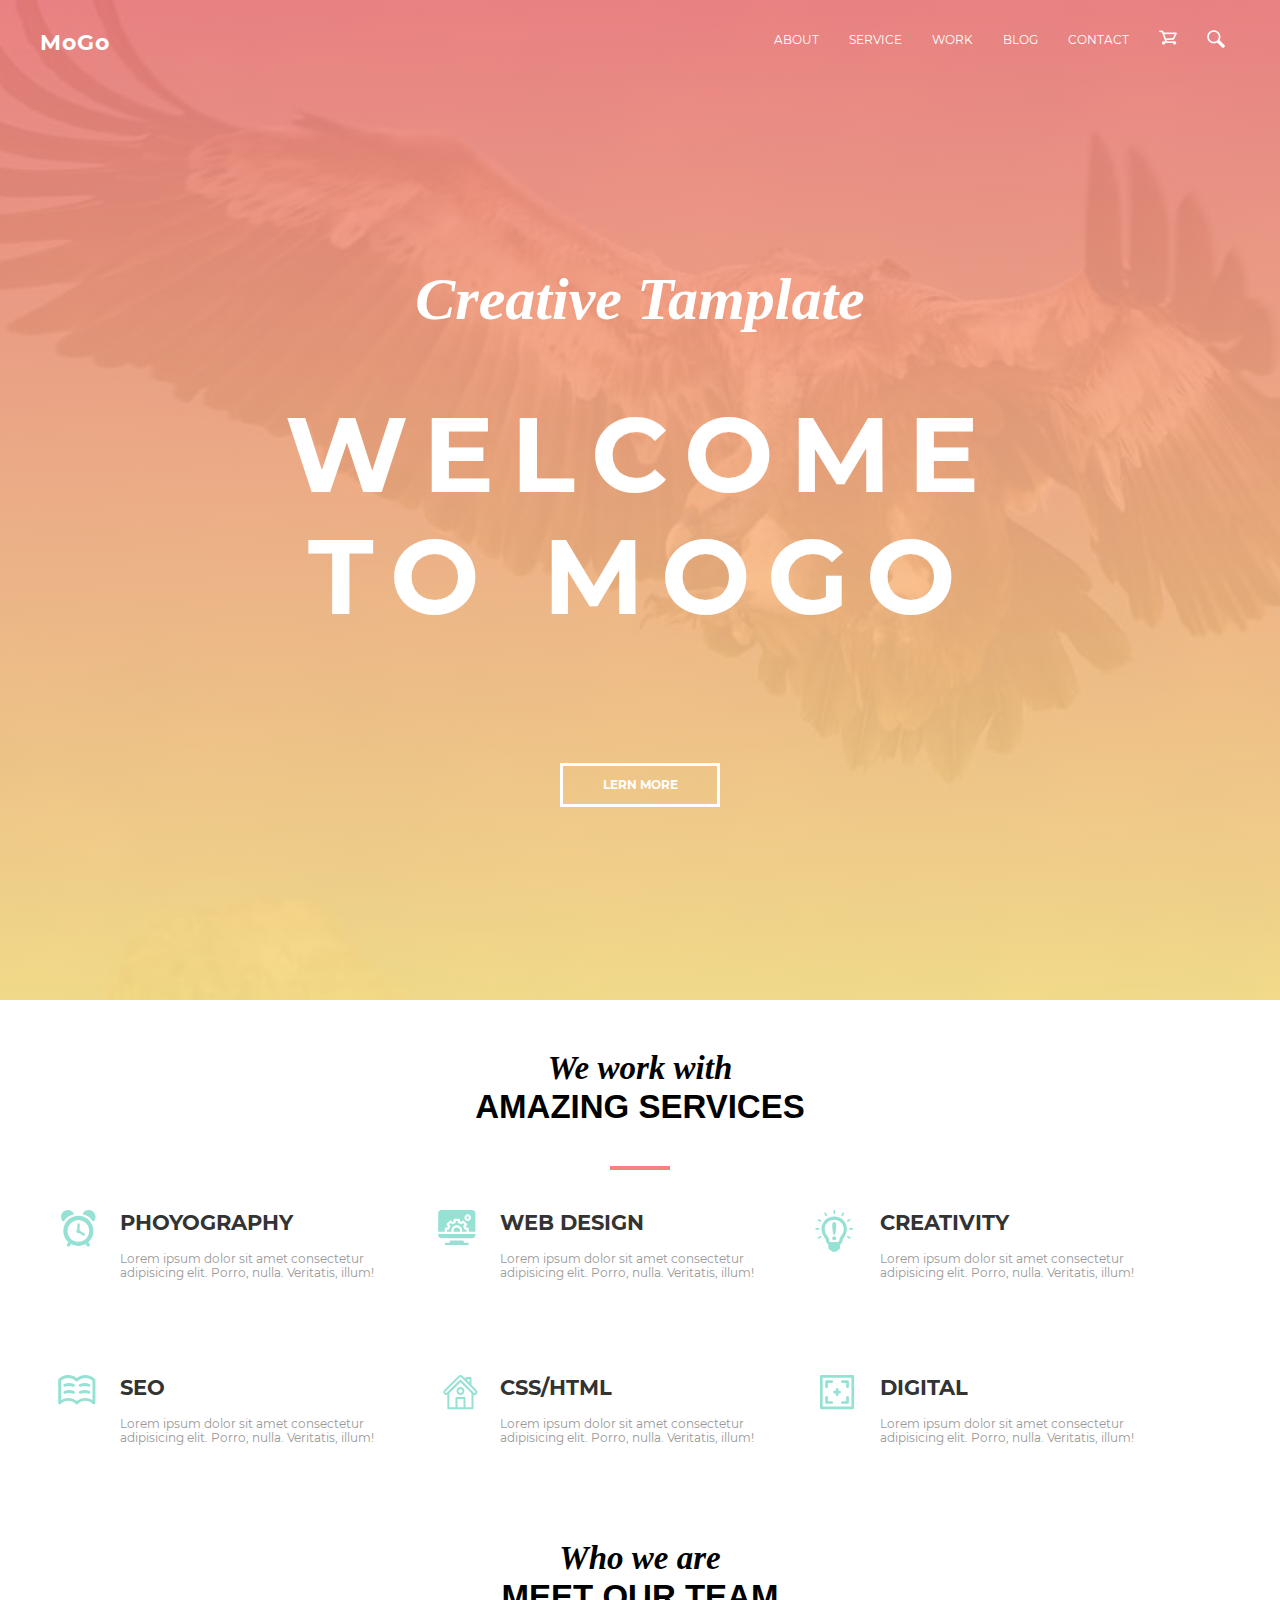
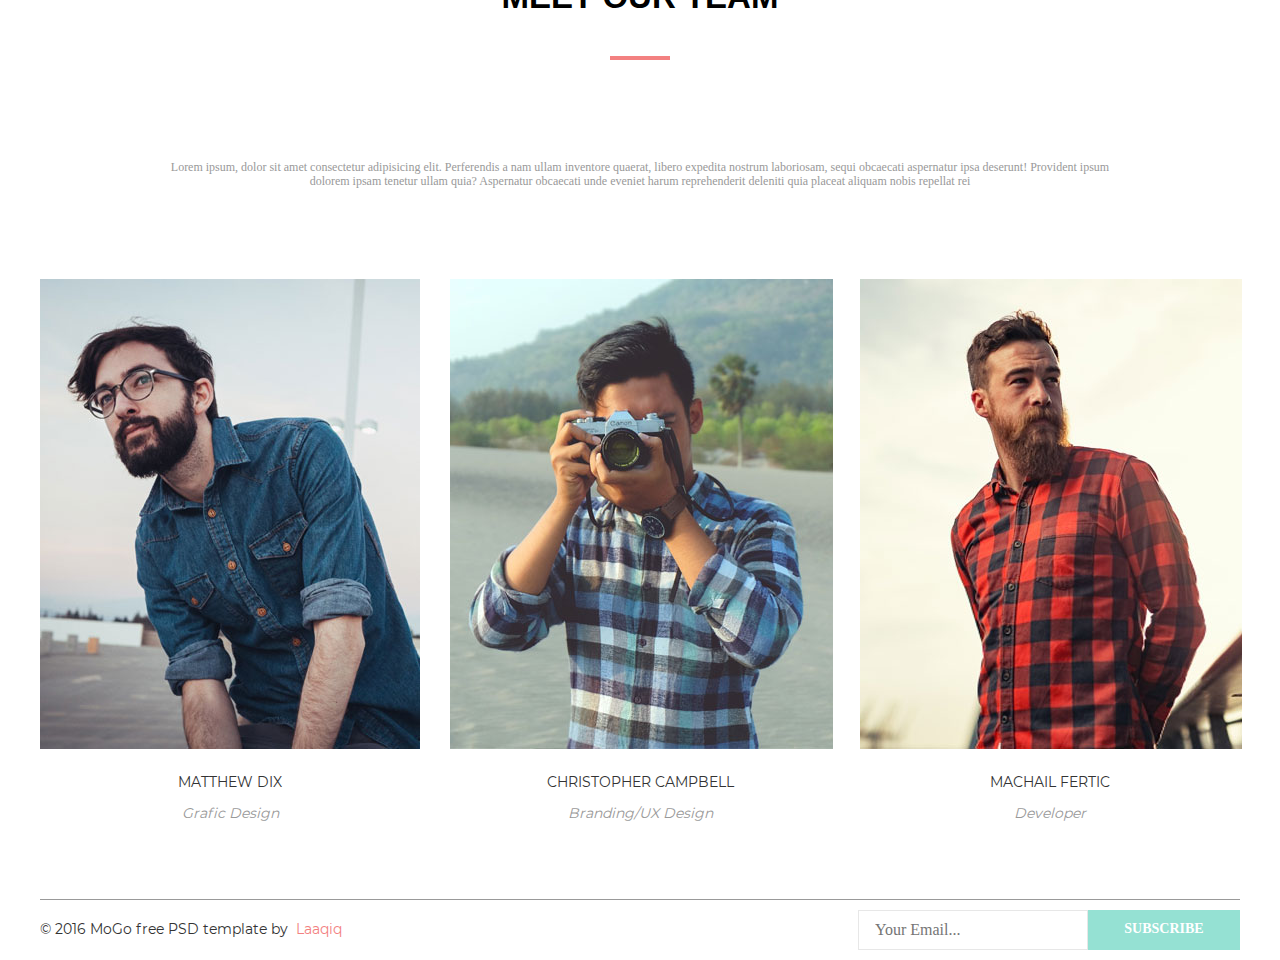
<file: module-10/index.html>
<!DOCTYPE html>
<html lang="en">
<head>
    <meta charset="UTF-8">
    <meta name="viewport" content="width=device-width, initial-scale=1.0">
    <meta http-equiv="X-UA-Compatible" content="ie=edge">
    <title>index</title>
    <link href="./css/normalize.css" rel="stylesheet" type="text/css">
    <link rel="stylesheet" href="./css/style.css" />
    <link href="./css/fonts.css" rel="stylesheet" type="text/css">
</head>
<body>
    <svg style="display: none;">
        <defs>
            <symbol viewbox="0 0 50 100" id="alarm">
                <path
                    d="M5.081,13.737c2.582-3.942,6.609-6.849,11.32-7.988c0.363-0.087,0.662-0.344,0.802-0.689c0.141-0.346,0.107-0.738-0.091-1.055C15.604,1.601,12.936,0,9.888,0C5.176,0,1.354,3.82,1.354,8.532c0,2,0.691,3.837,1.845,5.29c0.231,0.293,0.589,0.455,0.962,0.438S4.877,14.048,5.081,13.737z" />
                <path
                    d="M35.886,0c-3.034,0-5.693,1.586-7.204,3.974c-0.2,0.316-0.235,0.711-0.094,1.059c0.142,0.349,0.442,0.605,0.809,0.691c4.724,1.112,8.765,3.999,11.369,7.928c0.207,0.312,0.552,0.505,0.927,0.518c0.375,0.014,0.731-0.154,0.961-0.451c1.105-1.436,1.766-3.232,1.766-5.186C44.417,3.82,40.598,0,35.886,0z" />
                <path
                    d="M41.752,26.132c0-3.294-0.857-6.39-2.351-9.084c-2.769-4.99-7.742-8.577-13.595-9.475c-0.933-0.143-1.88-0.24-2.853-0.24c-1.016,0-2.006,0.104-2.979,0.26C14.146,8.528,9.198,12.13,6.458,17.126c-1.467,2.676-2.304,5.744-2.304,9.006c0,5.586,2.463,10.597,6.343,14.041l-1.584,2.231c-0.682,0.961-0.456,2.291,0.505,2.975c0.375,0.266,0.806,0.395,1.233,0.395c0.668,0,1.326-0.313,1.741-0.898l1.583-2.23c2.669,1.457,5.728,2.287,8.978,2.287c3.249,0,6.308-0.83,8.977-2.287l1.583,2.23c0.416,0.586,1.073,0.898,1.741,0.898c0.427,0,0.857-0.129,1.232-0.395c0.961-0.684,1.188-2.014,0.506-2.975l-1.584-2.231C39.288,36.729,41.752,31.718,41.752,26.132z M22.954,39.674c-7.468,0-13.542-6.074-13.542-13.542c0-2.328,0.591-4.519,1.629-6.435c1.976-3.644,5.58-6.269,9.826-6.93c0.682-0.106,1.375-0.178,2.087-0.178c0.67,0,1.325,0.065,1.97,0.16c4.282,0.628,7.925,3.253,9.924,6.913c1.05,1.923,1.647,4.126,1.647,6.469C36.495,33.6,30.421,39.674,22.954,39.674z" />
                <path
                    d="M30.54,29.3l-5.166-3.19c-0.107-0.604-0.434-1.125-0.893-1.494l0.236-6.482c0.029-0.828-0.617-1.523-1.444-1.554c-0.825-0.038-1.523,0.616-1.554,1.444l-0.237,6.489c-0.641,0.452-1.063,1.196-1.063,2.041c0,1.381,1.119,2.499,2.5,2.499c0.393,0,0.76-0.099,1.09-0.26l4.955,3.062c0.246,0.15,0.519,0.223,0.787,0.223c0.503,0,0.993-0.252,1.278-0.711C31.465,30.66,31.245,29.736,30.54,29.3z" />
            </symbol>
            <symbol viewbox="0 0 600 1100" id="graph">
                <path
                    d="m406 450h-49.195312l-10-30h-181.609376l-10 30h-49.195312c-8.289062 0-15 6.710938-15 15s6.710938 15 15 15h300c8.289062 0 15-6.710938 15-15s-6.710938-15-15-15zm0 0" />
                <path
                    d="m406 90c-8.277344 0-15 6.722656-15 15s6.722656 15 15 15 15-6.722656 15-15-6.722656-15-15-15zm0 0" />
                <path
                    d="m466 0h-421c-24.8125 0-45 20.1875-45 45v255h91v-45c0-8.289062 6.710938-15 15-15h23.175781c1.550781-4.363281 3.324219-8.644531 5.332031-12.847656l-16.394531-16.40625c-5.859375-5.859375-5.859375-15.351563 0-21.210938l42.421875-42.421875c5.859375-5.859375 15.351563-5.859375 21.210938 0l16.40625 16.40625c4.203125-2.007812 8.480468-3.792969 12.847656-5.347656v-23.171875c0-8.289062 6.710938-15 15-15h60c8.289062 0 15 6.710938 15 15v23.175781c4.363281 1.550781 8.644531 3.339844 12.847656 5.34375l16.40625-16.40625c5.859375-5.855469 15.351563-5.855469 21.210938 0l42.421875 42.421875c5.859375 5.859375 5.859375 15.355469 0 21.210938l-16.394531 16.40625c2.007812 4.207031 3.78125 8.484375 5.332031 12.847656h23.175781c8.289062 0 15 6.710938 15 15v45h91v-255c0-24.8125-21.1875-45-46-45zm-60 150c-24.8125 0-45-20.1875-45-45s20.1875-45 45-45 45 20.1875 45 45-20.1875 45-45 45zm0 0" />
                <path
                    d="m211 285c0 5.183594 1.195312 10.183594 2.910156 15h84.179688c1.714844-4.816406 2.910156-9.816406 2.910156-15 0-24.8125-20.1875-45-45-45-24.816406 0-45 20.1875-45 45zm0 0" />
                <path
                    d="m154.777344 258.75c-1.710938 6.621094-7.6875 11.25-14.53125 11.25h-19.246094v30h61.972656c-1.007812-4.941406-1.972656-9.90625-1.972656-15 0-41.351562 33.648438-75 75-75s75 33.648438 75 75c0 5.09375-.964844 10.058594-1.972656 15h61.972656v-30h-19.246094c-6.84375 0-12.820312-4.628906-14.53125-11.25-2.390625-9.300781-6.125-18.296875-11.105468-26.734375-3.472657-5.886719-2.519532-13.386719 2.3125-18.222656l13.640624-13.652344-21.210937-21.210937-13.652344 13.652343c-4.835937 4.851563-12.351562 5.816407-18.238281 2.300781-8.421875-4.964843-17.402344-8.714843-26.71875-11.105468-6.621094-1.710938-11.25-7.6875-11.25-14.53125v-19.246094h-30v19.246094c0 6.84375-4.628906 12.820312-11.25 14.53125-9.316406 2.390625-18.296875 6.140625-26.71875 11.105468-5.859375 3.515626-13.390625 2.550782-18.238281-2.300781l-13.652344-13.652343-21.210937 21.210937 13.640624 13.652344c4.832032 4.835937 5.785157 12.335937 2.3125 18.222656-4.980468 8.4375-8.714843 17.433594-11.105468 26.734375zm0 0" />
                <path d="m0 345c0 24.8125 20.1875 45 45 45h421c24.8125 0 46-20.1875 46-45v-15h-512zm0 0" />
            </symbol>
            <symbol viewbox="0 0 60 90" id="creativity">
                <path
                    d="M23.501,7.231C15.618,7.233,9.205,13.435,9.205,21.055c0,4.946,2.007,7.888,3.485,10.056c0.909,1.334,1.424,2.128,1.424,2.927c0,1.793,0.961,3.483,2.669,4.75c0.043,1.063,0.2,3.659,0.2,3.659c0,0.001,0,0.002,0,0.003c0.028,0.737,0.416,2.248,2.956,3.092c0.299,0.44,0.692,0.831,1.168,1.149c0.298,0.201,0.65,0.31,1.01,0.31h2.768c0.36,0,0.711-0.106,1.01-0.31c0.477-0.319,0.871-0.709,1.168-1.149c2.563-0.853,2.936-2.381,2.957-3.097c0,0,0.156-2.592,0.199-3.656c1.708-1.268,2.67-2.957,2.67-4.75c0-0.799,0.514-1.594,1.432-2.938c1.467-2.15,3.478-5.095,3.478-10.047C37.798,13.432,31.384,7.231,23.501,7.231z M31.325,29.075c-1.056,1.548-2.052,3.01-2.052,4.963c0,0.858-0.776,1.549-1.354,1.948h-8.835c-0.578-0.398-1.354-1.09-1.354-1.948c0-1.953-0.997-3.415-2.065-4.981c-1.333-1.955-2.845-4.172-2.845-8.001c0-5.627,4.792-10.207,10.682-10.209c5.891,0,10.682,4.579,10.682,10.207C34.184,24.891,32.669,27.105,31.325,29.075z" />
                <path
                    d="M23.501,4.519c0.499,0,0.903-0.404,0.903-0.904V0.904C24.404,0.405,24,0,23.501,0s-0.904,0.405-0.904,0.904v2.711C22.597,4.115,23.002,4.519,23.501,4.519z" />
                <path
                    d="M13.898,6.431c0.168,0.29,0.471,0.452,0.784,0.452c0.153,0,0.309-0.039,0.451-0.121c0.433-0.25,0.581-0.802,0.331-1.235l-1.356-2.348c-0.25-0.433-0.802-0.581-1.235-0.331c-0.432,0.25-0.58,0.802-0.331,1.235L13.898,6.431z" />
                <path
                    d="M8.677,11.652l-2.348-1.355c-0.433-0.25-0.985-0.101-1.235,0.331c-0.249,0.432-0.101,0.985,0.331,1.235l2.348,1.355c0.142,0.082,0.298,0.121,0.451,0.121c0.313,0,0.616-0.162,0.784-0.452C9.257,12.455,9.109,11.902,8.677,11.652z" />
                <path
                    d="M6.765,21.255c0-0.499-0.405-0.904-0.904-0.904H3.15c-0.499,0-0.904,0.405-0.904,0.904s0.405,0.904,0.904,0.904h2.711C6.36,22.159,6.765,21.754,6.765,21.255z" />
                <path
                    d="M7.773,29.292l-2.349,1.354c-0.432,0.25-0.581,0.803-0.332,1.234c0.167,0.291,0.472,0.452,0.784,0.452c0.153,0,0.309-0.039,0.451-0.121l2.348-1.354c0.433-0.25,0.581-0.803,0.332-1.234C8.758,29.189,8.206,29.042,7.773,29.292z" />
                <path
                    d="M41.578,30.648l-2.348-1.356c-0.434-0.25-0.985-0.103-1.235,0.33s-0.103,0.985,0.33,1.235l2.348,1.355c0.144,0.083,0.298,0.121,0.451,0.121c0.313,0,0.616-0.162,0.784-0.451C42.156,31.451,42.01,30.896,41.578,30.648z" />
                <path
                    d="M43.852,20.352l-2.709-0.001l0,0c-0.5,0-0.904,0.405-0.904,0.903c0,0.5,0.404,0.904,0.902,0.904l2.711,0.001l0,0c0.498,0,0.903-0.405,0.903-0.903C44.755,20.757,44.352,20.352,43.852,20.352z" />
                <path
                    d="M38.777,13.338c0.154,0,0.31-0.039,0.451-0.121l2.349-1.354c0.433-0.249,0.581-0.802,0.332-1.234c-0.25-0.433-0.804-0.581-1.235-0.331l-2.348,1.354c-0.434,0.25-0.581,0.803-0.332,1.234C38.162,13.176,38.466,13.338,38.777,13.338z" />
                <path
                    d="M31.869,6.76c0.142,0.083,0.297,0.122,0.451,0.122c0.312,0,0.615-0.162,0.783-0.452l1.354-2.347c0.25-0.432,0.103-0.985-0.33-1.234c-0.433-0.251-0.985-0.103-1.235,0.331l-1.354,2.347C31.289,5.958,31.438,6.511,31.869,6.76z" />
                <path
                    d="M22.289,26.714c0.109,0.8,0.496,1.021,1.212,1.021c0.715,0,1.103-0.221,1.213-1.021l0.854-6.447c0.054-0.44,0.108-0.881,0.108-1.294v-3.196c0-1.405-0.799-2.122-2.176-2.122c-1.378,0-2.177,0.716-2.177,2.122v3.196c0,0.413,0.055,0.854,0.11,1.294L22.289,26.714z" />
                <path
                    d="M23.501,29.523c-1.241,0-2.26,1.02-2.26,2.26s1.02,2.259,2.26,2.259s2.259-1.019,2.259-2.259C25.761,30.543,24.741,29.523,23.501,29.523z" />
            </symbol>
            <symbol viewbox="0 0 600 1100" id="book">
                <path
                    d="m506.140625 55.273438c-68.699219-68.699219-177.023437-72.550782-250.140625-12.796876-73.097656-59.738281-181.417969-55.929687-250.140625 12.796876-3.753906 3.75-5.859375 8.835937-5.859375 14.140624v314.667969c0 17.753907 21.550781 26.726563 34.140625 14.140625 57.269531-57.269531 150.449219-57.265625 207.71875 0 7.808594 7.808594 20.472656 7.808594 28.28125 0 57.269531-57.269531 150.449219-57.265625 207.71875 0 12.550781 12.554688 34.140625 3.660156 34.140625-14.140625v-314.667969c0-5.304687-2.105469-10.390624-5.859375-14.140624zm-34.140625 287.660156c-66.753906-41.109375-153.957031-36.363282-216 14.226562-62.269531-50.777344-149.496094-55.183594-216-14.222656v-264.933594c57-51.179687 145.769531-50.535156 201.859375 5.550782 7.804687 7.808593 20.472656 7.8125 28.28125.003906 56.023437-56.023438 144.785156-56.804688 201.859375-5.554688zm-41.945312-220.859375c10.335937 3.898437 15.554687 15.4375 11.65625 25.769531-3.898438 10.335938-15.4375 15.554688-25.773438 11.65625-33.984375-12.816406-71.34375-12.640625-105.195312.503906-10.292969 3.992188-21.882813-1.097656-25.882813-11.40625-4-10.296875 1.109375-21.882812 11.40625-25.882812 43.054687-16.714844 90.570313-16.941406 133.789063-.640625zm-200.914063 26.523437c-4.011719 10.339844-15.628906 15.390625-25.882813 11.40625-33.851562-13.144531-71.210937-13.320312-105.195312-.503906-10.335938 3.898438-21.875-1.320312-25.773438-11.652344-3.898437-10.335937 1.320313-21.875 11.65625-25.773437 43.21875-16.300781 90.734376-16.070313 133.789063.644531 10.296875 3.996094 15.40625 15.582031 11.40625 25.878906zm212.570313 95.941406c-3.898438 10.332032-15.4375 15.550782-25.773438 11.652344-33.984375-12.816406-71.34375-12.640625-105.195312.507813-10.292969 3.992187-21.882813-1.097657-25.882813-11.40625-4-10.296875 1.109375-21.886719 11.40625-25.882813 43.054687-16.714844 90.566406-16.945312 133.789063-.644531 10.335937 3.898437 15.554687 15.4375 11.65625 25.773437zm-212.570313.753907c-4.011719 10.339843-15.628906 15.386719-25.882813 11.40625-33.851562-13.144531-71.210937-13.320313-105.195312-.507813-10.335938 3.902344-21.875-1.320312-25.773438-11.652344-3.898437-10.335937 1.320313-21.875 11.65625-25.773437 43.21875-16.300781 90.734376-16.070313 133.789063.644531 10.296875 3.996094 15.40625 15.585938 11.40625 25.882813zm0 0" />
            </symbol>
            <symbol viewbox="0 0 500 1200" id="house">
                <g>
                    <g>
                        <path
                            d="M498.819,223.189l-76.815-76.816V45.01c0-8.284-6.716-15-15-15h-59.999c-8.284,0-15,6.716-15,15v11.365l-43.182-43.182
                            c-17.665-17.665-46.135-17.498-63.584-0.05L13.193,223.188c-17.59,17.589-17.592,46.043,0,63.634
                            c12.842,12.842,31.205,16.13,46.816,10.631v199.548c0,8.284,6.716,15,15,15h361.993c8.284,0,15-6.716,15-15V297.45
                            c15.632,5.514,33.99,2.198,46.816-10.628c8.501-8.5,13.183-19.8,13.183-31.816C512,242.989,507.319,231.689,498.819,223.189z
                             M362.003,60.009h29.999v56.364l-29.999-29.999V60.009z M302.004,482.001h-89.998V360.003h89.998V482.001z M422.002,482.001
                            h-89.998V345.004c0-8.284-6.716-15-15-15H197.006c-8.284,0-15,6.716-15,15v136.997H90.009V273.779L256.95,108.588L422.002,273.64
                            V482.001z M477.606,265.61c-5.866,5.865-15.342,5.866-21.209,0c-6.445-6.445-173.293-173.293-188.785-188.785
                            c-5.834-5.836-15.291-5.861-21.157-0.056C237.565,85.567,62.961,258.34,55.614,265.61c-5.848,5.847-15.361,5.847-21.209,0
                            c-5.847-5.847-5.847-15.362-0.05-21.159L246.402,34.406c5.866-5.865,15.342-5.866,21.209,0
                            c13.132,13.132,203.97,203.97,209.996,209.996C483.453,250.249,483.453,259.762,477.606,265.61z" />
                    </g>
                </g>
                <g>
                    <g>
                        <path
                            d="M257.005,180.007c-33.083,0-59.999,26.915-59.999,59.999s26.915,59.999,59.999,59.999s59.999-26.915,59.999-59.999
                            C317.004,206.922,290.089,180.007,257.005,180.007z M257.005,270.005c-16.542,0-29.999-13.458-29.999-29.999
                            s13.458-29.999,29.999-29.999c16.542,0,29.999,13.458,29.999,29.999S273.547,270.005,257.005,270.005z" />
                    </g>
                </g>
            </symbol>
            <symbol viewbox="0 0 600 1200" id="target">
                <path
                    d="m492.023438 0h-472.046876c-11.03125 0-19.976562 8.945312-19.976562 19.976562v472.046876c0 11.03125 8.945312 19.976562 19.976562 19.976562h472.046876c11.03125 0 19.976562-8.945312 19.976562-19.976562v-472.046876c0-11.03125-8.945312-19.976562-19.976562-19.976562zm-19.976563 472.046875h-432.09375v-432.09375h432.09375zm-393.472656-294.917969v-78.574218c0-11.035157 8.945312-19.980469 19.980469-19.980469h78.574218c11.03125 0 19.976563 8.945312 19.976563 19.980469 0 11.03125-8.945313 19.976562-19.976563 19.976562h-58.597656v58.597656c0 11.03125-8.945312 19.976563-19.976562 19.976563-11.035157 0-19.980469-8.945313-19.980469-19.976563zm354.257812 157.152344v78.574219c0 11.03125-8.941406 19.976562-19.976562 19.976562h-78.574219c-11.035156 0-19.976562-8.945312-19.976562-19.976562 0-11.035157 8.941406-19.976563 19.976562-19.976563h58.597656v-58.597656c0-11.035156 8.945313-19.976562 19.976563-19.976562 11.035156 0 19.976562 8.941406 19.976562 19.976562zm-118.527343-235.726562c0-11.035157 8.941406-19.980469 19.976562-19.980469h78.574219c11.035156 0 19.976562 8.945312 19.976562 19.980469v78.574218c0 11.03125-8.941406 19.976563-19.976562 19.976563-11.03125 0-19.976563-8.945313-19.976563-19.976563v-58.597656h-58.597656c-11.035156 0-19.976562-8.945312-19.976562-19.976562zm-235.730469 314.300781v-78.574219c0-11.035156 8.945312-19.976562 19.980469-19.976562 11.03125 0 19.976562 8.941406 19.976562 19.976562v58.597656h58.597656c11.03125 0 19.976563 8.941406 19.976563 19.976563 0 11.03125-8.945313 19.976562-19.976563 19.976562h-78.574218c-11.035157 0-19.980469-8.945312-19.980469-19.976562zm117.71875-157.152344c0-11.03125 8.941406-19.976563 19.976562-19.976563h19.457031v-19.457031c0-11.035156 8.945313-19.976562 19.976563-19.976562 11.035156 0 19.976563 8.941406 19.976563 19.976562v19.457031h19.460937c11.03125 0 19.976563 8.945313 19.976563 19.976563 0 11.035156-8.945313 19.976563-19.976563 19.976563h-19.460937v19.460937c0 11.03125-8.941407 19.976563-19.976563 19.976563-11.03125 0-19.976563-8.945313-19.976563-19.976563v-19.460937h-19.457031c-11.035156 0-19.976562-8.941407-19.976562-19.976563zm0 0" />
            </symbol>
            <symbol viewbox="0 0 310 510" id="facebook">
                <path id="XMLID_835_" d="M81.703,165.106h33.981V305c0,2.762,2.238,5,5,5h57.616c2.762,0,5-2.238,5-5V165.765h39.064
		c2.54,0,4.677-1.906,4.967-4.429l5.933-51.502c0.163-1.417-0.286-2.836-1.234-3.899c-0.949-1.064-2.307-1.673-3.732-1.673h-44.996
		V71.978c0-9.732,5.24-14.667,15.576-14.667c1.473,0,29.42,0,29.42,0c2.762,0,5-2.239,5-5V5.037c0-2.762-2.238-5-5-5h-40.545
		C187.467,0.023,186.832,0,185.896,0c-7.035,0-31.488,1.381-50.804,19.151c-21.402,19.692-18.427,43.27-17.716,47.358v37.752H81.703
        c-2.762,0-5,2.238-5,5v50.844C76.703,162.867,78.941,165.106,81.703,165.106z" />
            </symbol>
            <symbol viewbox="0 0 600 1000" id="twitter">
                <path d="M612,116.258c-22.525,9.981-46.694,16.75-72.088,19.772c25.929-15.527,45.777-40.155,55.184-69.411
			c-24.322,14.379-51.169,24.82-79.775,30.48c-22.907-24.437-55.49-39.658-91.63-39.658c-69.334,0-125.551,56.217-125.551,125.513
			c0,9.828,1.109,19.427,3.251,28.606C197.065,206.32,104.556,156.337,42.641,80.386c-10.823,18.51-16.98,40.078-16.98,63.101
			c0,43.559,22.181,81.993,55.835,104.479c-20.575-0.688-39.926-6.348-56.867-15.756v1.568c0,60.806,43.291,111.554,100.693,123.104
			c-10.517,2.83-21.607,4.398-33.08,4.398c-8.107,0-15.947-0.803-23.634-2.333c15.985,49.907,62.336,86.199,117.253,87.194
			c-42.947,33.654-97.099,53.655-155.916,53.655c-10.134,0-20.116-0.612-29.944-1.721c55.567,35.681,121.536,56.485,192.438,56.485
			c230.948,0,357.188-191.291,357.188-357.188l-0.421-16.253C573.872,163.526,595.211,141.422,612,116.258z" />
            </symbol>
            <symbol viewbox="0 0 400 900" id="pinterest">
                <path
                    d="m60.945312 278.21875c.640626-1.597656 7.050782-26.230469 7.5-27.898438-10.007812-15.058593-21.125-64.371093-12.597656-104.398437 9.199219-58.730469 71.4375-87.601563 130.199219-87.601563v-.109374c73.570313.046874 128.640625 40.980468 128.699219 111.476562.046875 55.179688-33.195313 128.117188-89.957032 128.117188-.015624 0-.027343 0-.042968 0-20.257813 0-45.90625-9.1875-52.632813-18.210938-7.761719-10.398438-9.667969-23.230469-5.566406-36.941406 10.050781-32.082032 22.867187-70.511719 24.363281-96.136719 1.386719-24.183594-15.773437-39.917969-38.027344-39.917969-16.746093 0-38.496093 9.726563-49.335937 37.058594-8.953125 22.707031-8.761719 46.480469.585937 72.671875 3.644532 10.238281-16.15625 76.984375-22.5 98.71875-15.761718 53.992187-37.339843 122.304687-32.726562 160.347656l4.453125 36.605469 22.367187-29.3125c30.953126-40.519531 62.957032-145.332031 71.484376-170.835938 25.210937 32.648438 77.710937 33.585938 83.832031 33.585938 75.183593 0 160.4375-74.65625 158.019531-178.5625-2.121094-91.121094-68.808594-166.875-188.632812-166.875v.117188c-113.976563 0-180.5 60.835937-196.785157 137.703124-14.914062 71.273438 18.253907 125.519532 57.300781 140.398438zm0 0" />
            </symbol>
            <symbol viewbox="0 0 100 147" id="instagram">
                <path d="M12.501,0h72.393c6.875,0,12.5,5.09,12.5,12.5v72.395c0,7.41-5.625,12.5-12.5,12.5H12.501C5.624,97.395,0,92.305,0,84.895
		V12.5C0,5.09,5.624,0,12.501,0L12.501,0z M70.948,10.821c-2.412,0-4.383,1.972-4.383,4.385v10.495c0,2.412,1.971,4.385,4.383,4.385
		h11.008c2.412,0,4.385-1.973,4.385-4.385V15.206c0-2.413-1.973-4.385-4.385-4.385H70.948L70.948,10.821z M86.387,41.188h-8.572
		c0.811,2.648,1.25,5.453,1.25,8.355c0,16.2-13.556,29.332-30.275,29.332c-16.718,0-30.272-13.132-30.272-29.332
		c0-2.904,0.438-5.708,1.25-8.355h-8.945v41.141c0,2.129,1.742,3.872,3.872,3.872h67.822c2.13,0,3.872-1.742,3.872-3.872V41.188
		H86.387z M48.789,29.533c-10.802,0-19.56,8.485-19.56,18.953c0,10.468,8.758,18.953,19.56,18.953
		c10.803,0,19.562-8.485,19.562-18.953C68.351,38.018,59.593,29.533,48.789,29.533z" />
            </symbol>
        </defs>
    </svg>
    <div class="wrapper">
        <div class="header_wrp">
            <header>
                <div class="bar-wrapper">
                    <div class="logo">
                        MoGo
                    </div>
                    <ul class="list">
                        <li class="list__item"><a class="list__link" href="#">about</a></li>
                        <li class="list__item"><a class="list__link" href="#">service</a></li>
                        <li class="list__item"><a class="list__link" href="#">work</a></li>
                        <li class="list__item"><a class="list__link" href="#">blog</a></li>
                        <li class="list__item"><a class="list__link" href="#">contact</a></li>
                        <li class="list__item"><a class="list__link" href="#"><img src="image/cart.png" alt="cart"></a></li>
                        <li class="list__item"><a class="list__link" href="#"><img src="image/loop1.png" alt="loop"></a></li>
                    </ul>
                </div>
                    <h2 class="header-text__h2text">Creative Tamplate</h2>
                    <h3 class="header-text__h3text">Welcome to MOGO</h3>
                    <button class="header__button">LERN MORE</button>
            </header>
        </div>
        <main class="main">
                <div class="main__uptitle">
                    <h2>We work with</h2>
                </div>

                <div class="main__downtitle">
                    <h2>amazing services</h2>
                </div>

            <div class="main__services--wrp">

                <div class="main__container">
                    <div>
                        <svg class="main__container--img">
                            <use href="#alarm"></use>
                        </svg>
                    </div>
                    <div class="main__text">
                        <h2>PHOYOGRAPHY</h2>
                        <br>
                        <p>Lorem ipsum dolor sit amet consectetur adipisicing elit. Porro, nulla. Veritatis, illum!
                        </p>
                    </div>
                </div>

                <div class="main__container">
                    <svg class="main__container--img">
                        <use href="#graph"></use>
                    </svg>
                    <div class="main__text">
                        <h2>WEB DESIGN</h2>
                        <br>
                        <p>Lorem ipsum dolor sit amet consectetur adipisicing elit. Porro, nulla. Veritatis, illum!
                        </p>
                    </div>
                </div>

                <div class="main__container">
                    <svg class="main__container--img">
                        <use href="#creativity"></use>
                    </svg>
                    <div class="main__text">
                        <h2>CREATIVITY</h2>
                        <br>
                        <p>Lorem ipsum dolor sit amet consectetur adipisicing elit. Porro, nulla. Veritatis, illum!
                        </p>
                    </div>
                </div>

                <div class="main__container">
                    <svg class="main__container--img">
                        <use href="#book"></use>
                    </svg>
                    <div class="main__text">
                        <h2>SEO</h2>
                        <br>
                        <p>Lorem ipsum dolor sit amet consectetur adipisicing elit. Porro, nulla. Veritatis, illum!
                        </p>
                    </div>
                </div>

                <div class="main__container">
                    <svg class="main__container--img">
                        <use href="#house"></use>
                    </svg>
                    <div class="main__text">
                        <h2>CSS/HTML</h2>
                        <br>
                        <p>Lorem ipsum dolor sit amet consectetur adipisicing elit. Porro, nulla. Veritatis, illum!
                        </p>
                    </div>
                </div>

                <div class="main__container">
                    <svg class="main__container--img">
                        <use href="#target"></use>
                    </svg>
                    <div class="main__text">
                        <h2>DIGITAL</h2>
                        <br>
                        <p>Lorem ipsum dolor sit amet consectetur adipisicing elit. Porro, nulla. Veritatis, illum!
                        </p>
                    </div>
                </div>
            </div>

            <div class="main__uptitle">
                <h2>Who we are</h2>
            </div>

            <div class="main__downtitle">
                <h2>MEET OUR TEAM</h2>
            </div>

            <p class="main__teamtext">Lorem ipsum, dolor sit amet consectetur adipisicing elit. Perferendis a nam ullam
                inventore quaerat, libero expedita nostrum laboriosam, sequi obcaecati aspernatur ipsa deserunt!
                Provident ipsum dolorem ipsam tenetur ullam quia? Aspernatur obcaecati unde eveniet harum reprehenderit
                deleniti quia placeat aliquam nobis repellat rei
            </p>

            <div class="main__container2--wrp">
                <div class="main__container2">
                    <div class="main__image--wrp">
                        <img class="main__mamber--img" src="./image/img1.jpg" alt="Graphic Design"
                            srcset="./image/img1@x2.jpg">
                    </div>
                    <span class="main__name">MATTHEW DIX</span>
                    <span class="main__profession">Grafic Design</span>
                    <div class="main__float">
                        <div class="main__float--icon-wrp">
                            <button class="main__float--icon-btn ">
                                <svg class="main__float--icon-btn-like">
                                    <use href="#twitter"></use>
                                </svg>
                            </button>
                            <button class="main__float--icon-btn ">
                                <svg class="main__float--icon-btn-like">
                                    <use href="#pinterest"></use>
                                </svg>
                            </button>
                            <button class="main__float--icon-btn">
                                <svg class="main__float--icon-btn-like">
                                    <use href="#facebook"></use>
                                </svg>
                            </button>
                            <button class="main__float--icon-btn">
                                <svg class="main__float--icon-btn-like">
                                    <use href="#instagram"></use>
                                </svg>
                            </button>
                        </div>
                    </div>
                </div>

                <div class="main__container2">
                    <div class="main__image--wrp">
                        <img class="main__mamber--img" src="./image/member2r.jpg" alt="Graphic Design"
                            srcset="./image/member2r@x2.jpg">
                    </div>

                    <div class="main__float">
                        <div class="main__float--icon-wrp">
                            <button class="main__float--icon-btn">
                                <svg class="main__float--icon-btn-like">
                                    <use href="#twitter"></use>
                                </svg>
                            </button>

                            <button class="main__float--icon-btn">
                                <svg class="main__float--icon-btn-like">
                                    <use href="#pinterest"></use>
                                </svg>
                            </button>

                            <button class="main__float--icon-btn">
                                <svg class="main__float--icon-btn-like">
                                    <use href="#facebook"></use>
                                </svg>
                            </button>

                            <button class="main__float--icon-btn">
                                <svg class="main__float--icon-btn-like">
                                    <use href="#instagram"></use>
                                </svg>
                            </button>
                        </div>
                    </div>
                    <span class="main__name">CHRISTOPHER CAMPBELL</span>
                    <span class="main__profession">Branding/UX Design</span>
                </div>

                <div class="main__container2">
                    <div class="main__image--wrp">
                        <img class="main__mamber--img" src="./image/member3r.jpg" alt="Graphic Design"
                            srcset="./image/member3r@x2.jpg">
                    </div>
                    <div class="main__float">
                        <div class="main__float--icon-wrp">
                            <button class="main__float--icon-btn">
                                <svg class="main__float--icon-btn-like">
                                    <use href="#twitter"></use>
                                </svg>
                            </button>

                            <button class="main__float--icon-btn">
                                <svg class="main__float--icon-btn-like">
                                    <use href="#pinterest"></use>
                                </svg>
                            </button>

                            <button class="main__float--icon-btn">
                                <svg class="main__float--icon-btn-like">
                                    <use href="#facebook"></use>
                                </svg>
                            </button>

                            <button class="main__float--icon-btn">
                                <svg class="main__float--icon-btn-like   ">
                                    <use href="#instagram"></use>
                                </svg>
                            </button>
                        </div>
                    </div>
                    <span class="main__name">MACHAIL FERTIC</span>
                    <span class="main__profession">Developer</span>
                </div>
            </div>

            <footer>
                <p class="footer__tetx">&#169; 2016 MoGo free PSD template by
                    <span class="footer__color--text">&#160; Laaqiq</span>
                </p>
                <form>
                    <input type="email" placeholder="Your Email..." name="email">
                    <input type="submit" value="subscribe" />
                </form>
            </footer>
        </main>
    </div>
</body>

</html>
</file>
<file: module-03/css/style.css>
* {margin: 0;
padding: 0;}


.wrapper {
width: 900px;
margin: auto;
background-color: #ffffff;
height: 100vh;
}
.list {
list-style: none;
display: inline-flex;
justify-content: space-around;
align-items: center;
margin-left: auto;
margin-right: auto;
padding-left: 110px;
padding-right: 110px;
width: 680px;
height: 190px;  
}
.list-link {
text-align: center;
text-decoration: none;
text-transform: uppercase;  
font-family: serif;
padding: 0 15px;
color: #444;
}
.list-link:hover {
color: blue;
}
main 
{font-size: 0;
}
.card {
font-size: 16px;
display: inline-block;
width: 420px;
margin-bottom: 60; 
}
.card-mr-ls {
margin-right: 30px;
}
.card-mr-rs {
margin-left: 30px;
}
.card-image-wrp{
display: inline-block;
margin: 0 auto;
width: 420px;
}

.card-image {
margin-bottom: 26px;
}
.title {
margin-bottom: 30px;
font-size: 16px;
color: #b4ad9e;
text-align: left;
font-family: serif;
text-transform: uppercase;    
}
.sub-title {
margin-bottom: 30px; 
font-size: 22px;
color:#626262;
}
.card-description {
margin-bottom: 135px;
font-family: serif;
color:#626262;
}
.load-btn {
display: block;
width: 164px;
height: 59px;
color: #626262;
background-color: #fff;
margin: 0 auto;
font-size: 28px;
border-style: solid;
border-width: 1px;
font-family: serif;
}
.text-b {
    text-align: justify;
    margin-bottom: 60px;
    font-family: serif;
    color:#626262;
}
#footer-site {
width: 900px;
height: 130px;    
}
</file>
<file: module-04/css/style.css>
* {margin: 0;
padding: 0;
}
header {
width: 1110px;
margin-left: 30px;
margin-right: 30px;
}
.wrapper {
margin: auto;
width: 1170px;
} 

.card-wrapper {
width: 1170px;
margin: auto;
}
main {
font-size: 0;
margin-bottom: 75px;
}
.logo {
font-size: 22px;
padding-top: 36px;
float: left;
}
h1 a:hover {
color: rgb(26,188,156); 
}
nav {
float: right;
}
.maintitle::after{
content: '';
background-color: rgb(26,188,156);
width: 164px;
height: 7px;
display: block;
margin: 20px auto;
 }
.list {
font-size: 10px;
list-style: none;
width: 463px;
padding-top: 36px;
text-transform: uppercase;
text-align: center;
}
nav {

}
.list-item  { 
width: 77px;
float: left;}
li a:hover {
color: rgb(26,188,156);  
}
.list-link {
text-decoration: none;
color: #444;
}
header {
margin-bottom: 80px;
}
.maintitle {
display: inline-block;
text-align: center;
justify-content: center;
width: 1170px;
height: 36px;
text-transform: uppercase;
color: #444;
margin-bottom: 130px;
text-decoration: none;
}
.clearfix {
content: "";
display: table;
clear: both;
}
a {
display: inline-block;
}
.card {
height: 322px;
width: 255px;
margin-right: 15px;
margin-left: 15px;
margin-bottom: 30px;
float: left;
}
.card-image-wrp {
width: 255px;
height: 282px;
background-color: #e9f0fd;
display: inline-block;
text-align: center;
margin: auto;
}

.card-image {
display: inline-block;
width: 255px;
height: 282px;
}
.container {
margin: 0 auto;
width: 255px;
}
.container:hover .goodsname {
background-color: rgb(26,188,156); 
}
.container:hover .price {
background-color: #7fd9c7; 
}

.goodsname {
display: inline-block;
width: 185px;
height: 28px;    
background-color: #323232;
color: white;   
font-size: 15px;
text-transform: uppercase;
padding-left: 15px;
padding-top: 12px;
}
.price {
display: inline-block;
width: 55px;
height: 28px;
background-color: #8c8c8c;
color: white;
font-size: 15px;
text-align: center;
text-transform: uppercase;
padding-top: 12px;
}  
.news-card {
float: left;
width: 350px;
height: 26px;
margin-left: 30px;
}
.news-card-image-wrp {
margin-bottom: 15px;
}
.title {
font-size: 14px;
margin-bottom: 47px;
}
.title::after{
content: '';
background-color: rgb(26,188,156);
width: 136px;
height: 4px;
display: block;
margin-top: 15px;
}
p {
font-size: 12px;
margin-bottom: 20px;
}
.load-btn {
width: 150px;
height: 60px;
background-color: rgb(26,188,156);
color: aliceblue;
margin-bottom: 45px;
border: none;
text-decoration: none;
}
</file>
<file: module-05/css/style.css>
* {margin:  auto;
padding: auto;
}
.wrapper {
margin: 0 auto;
width: 1600px;
font-size: 0 px;
}
.nav {
margin: auto;
height: 90px;
display: inline-block;
}
.logo {
display: inline-block;
width: 80px;
height: 22px;
margin-left: 245px;
padding-top: 38px;
}
.list {
margin-left: 480px;
width: 540px;
list-style: none;
display: inline-block;
}
.list-item {
display: inline-block;
width: 80px;
height: 12px;
}
.list-link {
display: inline-block;
text-transform: uppercase;
font-family: sans-serif;
text-align: center;
font-size: 12px;
color: black;
text-decoration: none;
}

.slider-wrp {
height: 600px;
width: 1600px;
position: relative;
}
.slider-img {
width: 100%;
height: 600px;
z-index: 1;
}
img {
border-style: none;
}
div {
display: block;
}
.container {
max-width: 1170px;
margin: auto;
padding: 0 15px;
}
.slider {
position: absolute;
top: 0;
bottom: 0;
left: 0;
right: 0;
z-index: 1;
}
.slider-content {
position: absolute;
min-width: 750px;
top:220px;
left:50%;
transform: translateX(-50%); 
}
.slider-title {
font-weight: 800;
font-size: 46px;
margin-top: 0;
margin-bottom: 0;
}
.slider-title, .slider-subtitle {
text-transform: uppercase;
color: #fff;
font-family: "Open Sans", sans-serif;
}
.control-btn:hover {
background-color: rgb(78,198,171);
}
a:hover {
color: rgb(78,198,171);
}
.control-btn {
background-color: rgba(78,198,171, 0.65);
width: 104px;
height: 104px;
position: absolute;
top:226px;
z-index: 15;
border: none;
cursor: pointer;
}
button {
font-family: inherit;
font-size: 100%;
line-height: 1,15;
margin: 0;
}
.control-btn-nex {
margin-right: 15px;
right: 15px;
}
.control-btn-prev {
margin-left: 15px;
left: 15px;
}
.arrow {
display: inline-block;
width: 23px;
height: 23px;
border-right: 4px solid #fff;
border-bottom: 4px solid #fff; 
background: transparent;
}
.arrow-right {
transform: rotate(-45deg);
margin-right: 15px;
}
.arrow-left {
transform: rotate(135deg);
margin-left: 15px;
}
.maintitle-wrp {
height: 255px;
width: 1600px;
display: block;
vertical-align: middle;
text-align: center;
background-color: #e9f0fd;

}
.maintitle {
padding-top: 100px;
font-size: 38px;
color: #515151;
text-transform: uppercase;
font-family: "Open Sans", sans-serif;
}
.maintitle::after{
content: '';
background-color: rgb(26,188,156);
width: 160px;
height: 8px;
display: block; 
margin: 30px auto;
}
.cart-section-wrp {
width: 1140px;
height: 424px;
padding-left: 230px;
padding-right: 230px;
margin: 0 auto;
font-size: 0px;
display: block;
background-color: #e9f0fd;
}
.container1 {
width: 255px;
height: 320px;
display: inline-block;
margin-right: 15px;
margin-left: 15px;
position: relative;

}
.imgage-wrp1 {
display: inline-block;
overflow: hidden;
}
.cart-image {
width: 255px;
height: 284px;

}
span {
display: inline-block;
height: 29px;
font-size: 16px;
color: #fff;

font-family: "Open Sans", sans-serif;
}
.name {
padding-left: 13px;
padding-top: 11px;
display: inline-block;
width: 187px;
background-color:#323232;
text-transform: uppercase;

}
.price {
padding-left: 13px;
padding-top: 11px;
display: inline-block;
width: 42px;
background-color: #8c8c8c;
text-transform: uppercase;

}
.cart-modal {
height: 264px;
width: 233px;
position: absolute;
background-color: black;
opacity: 0  ;
transition-duration: 0,3s;
z-index: 10;
top: 10px;
left: 11px;
}
.icon-wrp {
position: absolute;
height: 108px;
width: 208px;
top:90px;
left:35px;
opacity: 0;
z-index: 30;
transition-duration: 0,2s;
}
.icon-btn {
box-sizing: border-box;
background: transparent;
margin: 0 7px 8px;
height: 50px;
width: 50px;
border: 1px #fff solid;
vertical-align: top;
cursor: pointer;
opacity: 1;
}
.icon-btn-add {
width: 178px;
}
.imgcart {
float: left;
}
.cart-text {
padding-top:10px;
}
.clearfix {
content: "";
display: table;
clear: both;
}
.image-wrp1:hover .name {
background-color: rgb(26,188,156);
}
.image-wrp1:hover .price {
background-color:#7fd9c7;
}
.image-wrp1:hover .cart-modal {
opacity: 0.6;
}
.image-wrp1:hover .icon-wrp {
opacity: 1;
}
.icon-btn-link:hover {
background-color: rgb(26,188,156);
}
.icon-btn-like:hover {
background-color: rgb(26,188,156);
}   
.icon-btn-clock:hover {
background-color: rgb(26,188,156);
}
.icon-btn-add:hover {
background-color: rgb(26,188,156);
}
.footer-wrp {
width: 1600px;
height: 90px;
display: flex;
align-items: center;
justify-content: center ;
background-color: #323232;

}
.rights {
font-size: 12px;
text-align: center;
display: inline-block;
}
.colortext {
color: rgb(26,188,156);
}
</file>
<file: module-06/css/style.css>
* {
margin: 0;
padding: 0;
}
:root {
--col: 80px;
--gap: 20px;
--cl: calc(var(--col))+(var(--gap));
--main: #95e1d3;
--text: #333;
--accent: #f38181;
--text-light: #999;
--trans: all 0.2s linear;
--mont: "Montserrat", sans-serif; 
}
.wrapper {
width: 1200px;
margin: auto;
}
.header-wrapper {
padding-top: 30px;
display: flex;
justify-content: space-between;
}
.list {
display: flex;
justify-content: flex-end;
list-style: none;
}
.list-item {
margin: 0 15px;
}
.list-link {
color: var(--main);
font-size: 12px;
font-family: var(--mont);
text-transform: uppercase;
text-decoration: none;
}
a::after {
content: '';
width: 0;
height: 6px;
display: block; 
margin: 12px auto;
border-bottom: 3px solid var(--accent);
transition: all 0.2s Linear;   
}
.list-link:hover::after {
width: 100%;
}  
.list-link:hover.list-link{
color: var(--accent);
}

.uptitle {
font-family: 'Kalam', cursive;
font-style: oblique;
font-size: 22px;
display: block;
text-align: center;
margin: 0 auto;
}
h2 {
margin: 0 auto;
}
.downtitle {
display: block;
margin: 0 auto;
text-align: center;
font-size: 22px;
text-transform: uppercase;
font-weight: bolder;
margin-top: 0px;
font-family: sans-serif;
}
.downtitle::after {
content: '';
width: 60px;
height: 4px;
display: block; 
margin: 40px auto;
background-color: var(--accent);
}
.serviceswrp {
height: 330px;
display: flex;
flex-wrap: wrap;
font-size: 0px;
}
.container {
width: 380px;
height: 80px;
font-size: 0;
}
.img {
width: 80px;
height: 80px;
float: left;
text-align: center;


}
.text {
display: inline-block;
width: 270px;
height: 80px;
font-size: 14px; 
color: var(--text);
font-family: var(--mont);   
line-height: 1.2;
}
p {
font-size: 12px;
color: var(--text-light);
line-height: 1.2;
}
.teamtext {
display: block;
width: 950px;
margin-left: auto;
margin-right: auto;
font-size: 12px;
color: var(--text-light);
line-height: 1.2;
text-align: center;
padding-top:60px;
padding-bottom: 90px;
}
.container2wrp {
height: 620px;
font-size: 0px;
display: flex;
margin: auto;
justify-content: space-between;
}
.container2 {
width: 380px;
height: 625px;
position: relative;
transition: all 1.5s 0.2s;

}
.imagewrp {
width: 380px;
height: 465px;
background-color: var(--main);
display: block;
overflow: hidden;
}

.member_img {
top: 0;
left: 0;
transition: all 0.4s;
position: absolute;
}

.container2:hover .member_img {
top: -10px;
left: -10px;
}
.container2:hover .push {
opacity: 0.9;
top: -10px;
left: -10px;
}
.push {
background: linear-gradient(#f38181,#fce38a);
width: 385px;
height: 470px;
display: flex;
margin: 0 auto;
font-size: 0px;
position: absolute;
/* top: -10px;
left: -10px; */
opacity: 0;
transition-duration: 1,2s;
z-index: 30;
transition: all 0.4s;
top: 0;
left: 0;
}
.icon-wrp {
width: 238px;
height: 58px;
display: flex;
margin: auto;
} 
.icon-btn {
width: 58px;
height: 58px;
background-color: #fce38a;
border: none;
margin-left: 1px;
cursor: pointer;
box-sizing: border-box;
}
.icon-btn:hover {
background-color: var(--main);
}
.name {
display: block;
padding-top:30px;
color: var(--text);
font-family: var(--mont);
text-align: center;
font-size: 14px;
}
.profession {
display: block;
font-family: var(--mont);
padding-top:15px;
text-align: center;
color: var(--text-light);
font-style: italic;
font-size: 14px;
}
footer {
height: 60px;
display: flex;
border-top: 1px solid var(--text-light);
justify-content: space-between;
}
.footer-txt {
display: flex;
align-items: center;
color: var(--text);
font-family: var(--mont);
font-size: 14px;
}
.colortext {
color: #f38181;
} 

form {
display: flex;
height: 60px;
font-size: 0;
border: none;
box-shadow: none;
align-items: center;
}

input {
height: 40px;
font-size: 16px;
border: none;
box-shadow: none;
vertical-align: middle;
}

input[type="email"] {
width: 230px;
border: 1px solid #e7e7e7;
box-sizing: border-box;
padding-left: 1rem;
}

input[type="submit"] {
width: 152px;
background: var(--main);
border: none;
color: #fff;
text-transform: uppercase;
font-family: "Montserrat" serif;
font-size: 14px;
font-weight: bold;
}
</file>
<file: module-07/css/fonts.css>
@font-face{ 
font-family: 'Droid-serif';
font-style: normal;
font-weight: 400;
src: local('Droid-serif'), local('Droid serif'),
     url('../fonts/DroidSerif-Regular-webfont.woff') format('woff');
}
@font-face{ 
font-family: 'Droid-serif';
font-style: bold;
font-weight: 700;
src: local('Droid-serif'), local('Droid serif'),
     url('../fonts/DroidSerif-Bold-webfont.woff') format('woff');
	
	   
}
/* montserrat-regular - latin */
@font-face {
     font-family: 'Montserrat';
     font-style: normal;
     font-weight: 400;
     src: local('Montserrat Regular'), local('Montserrat-Regular'),
          url('../fonts/montserrat-v13-latin-regular.woff2') format('woff2'), /* Chrome 26+, Opera 23+, Firefox 39+ */
          url('../fonts/montserrat-v13-latin-regular.woff') format('woff'); /* Chrome 6+, Firefox 3.6+, IE 9+, Safari 5.1+ */
   }
   /* montserrat-700 - latin */
   @font-face {
     font-family: 'Montserrat';
     font-style: bold;
     font-weight: 700;
     src: local('Montserrat Bold'), local('Montserrat-Bold'),
          url('../fonts/montserrat-v13-latin-700.woff2') format('woff2'), /* Chrome 26+, Opera 23+, Firefox 39+ */
          url('../fonts/montserrat-v13-latin-700.woff') format('woff'); /* Chrome 6+, Firefox 3.6+, IE 9+, Safari 5.1+ */
   }
   /* roboto-slab-regular - latin */
@font-face {
     font-family: 'Roboto Slab';
     font-style: normal;
     font-weight: 400;
     src: local('Roboto Slab Regular'), local('RobotoSlab-Regular'),
          url('../fonts/roboto-slab-v8-latin-regular.woff2') format('woff2'), /* Chrome 26+, Opera 23+, Firefox 39+ */
          url('../fonts/roboto-slab-v8-latin-regular.woff') format('woff'); /* Chrome 6+, Firefox 3.6+, IE 9+, Safari 5.1+ */
   }
   /* roboto-slab-700 - latin */
   @font-face {
     font-family: 'Roboto Slab';
     font-style: bold;
     font-weight: 700;
     src: local('Roboto Slab Bold'), local('RobotoSlab-Bold'),
          url('../fonts/roboto-slab-v8-latin-700.woff2') format('woff2'), /* Chrome 26+, Opera 23+, Firefox 39+ */
          url('../fonts/roboto-slab-v8-latin-700.woff') format('woff'); /* Chrome 6+, Firefox 3.6+, IE 9+, Safari 5.1+ */
   }
</file>
<file: module-07/css/style1.css>
* {
margin: 0;
padding: 0;
}

.page_wrapper1 {
width: 940px;
margin: 0 auto;
}
header {
padding-top: 50px;
display: flex;
justify-content: space-between;
margin-bottom: 125px;
}

.list {
width: 495px;
display: flex;
justify-content: space-between;
list-style: none;
}

.link {
text-decoration: none;
color: black;
text-transform: uppercase;
cursor: pointer;
font-family: "Montserrat", sans-serif;
}

.link:hover {
color: #fed136;
}

h1 {
text-transform: uppercase;
text-align: center;
font-size: 30px;
font-weight: bold ;
margin-bottom: 25px;
font-family: "Montserrat",sans-serif;
}

.title_text {
text-align: center;
color: #9b9b9b;
font-family: "Droid-serif",sans-serif;
font-style: italic;
font-size: 14px;
margin-bottom: 55px;
}
.content_wrapper {
display: flex;
justify-content: space-between;
margin-bottom: 100px;
}

.container {
width: 230px;
height: 280px;
text-align: center;
}

.img_wrp {
height: 107px;
padding-bottom: 17px;
}

h2 {
font-size: 18px;
font-weight: bold;
font-family: "Montserrat",sans-serif;
margin-bottom: 23px;   
}

.service_text {
text-align: center;
text-indent: 16px;
color: #9b9b9b;
font-family: "Roboto Slab",sans-serif;
font-size: 14px;
}

.bottom_section {
margin: auto;
background-color: #222222;
height: 610px;
background-image:url(../images/map-Image.png);
}
form  {
width: 940px;
margin: 0 auto;
}
.btm_text {
margin: 0 auto;
width: 940px;
}
h3 {
font-family: "Montserrat",sans-serif;
font-weight: bold;
color: #fff;
text-align: center;
padding-top: 100px;
font-size: 30px;
text-transform: uppercase;
margin-bottom: 25px;
}

.upinput_text {
color: #505050;
text-align: center;
margin-bottom: 65px;
font-style: italic;
font-family: "Droid-serif",sans-serif;
}

.contact-form-wrp {
display: flex;
justify-content: space-between;
}
.contact-inputs {
width: 455px;
height: 210px;
}

.contact-textarea-wrp {
width: 455px;
}



.contact-input  {
outline-offset: -2px;
padding-left: 20px;
margin-left: 1px;
width: 455px;
height: 50px;
margin-bottom: 30px;
font-family: "Montserrat",sans-serif;
font-weight: bold;
color: #9b9b9b;
font-size: 10px;
border-radius: 3px;
outline: 4px solid transparent;
border: none;
box-sizing: border-box;
transition: outline-color 0.1s;
}

textarea {
outline-offset: -2px;
padding-left: 20px;
padding-top: 18px;
width: 454px;
height: 210px;
color: #9b9b9b;
font-family: "Montserrat",sans-serif;
font-weight: bold;
border-radius: 3px;
outline: 4px solid transparent;
box-sizing: border-box;
transition: outline-color 0.1s;
}

.contact-submit
{
border: none;
border-radius: 6px;
color: #fff;
display: block;
height: 65px;
width: 245px;
margin: 30px auto;
background-color: #fed136;
font-size: 18px;
text-transform: uppercase;
font-family: "Montserrat",sans-serif;
font-weight: bold;
cursor: pointer;
}

input[type="email"]:focus:invalid,
textarea[name="body"]:focus:invalid,
input[name="name"]:focus:invalid {
outline-color: red;
transition: outline-color 5s;
}

input[type="email"]:focus:valid,
textarea[name="body"]:focus:valid,
input[name="name"]:focus:valid {
outline-color: green;
transition: outline-color .4s;
}

.contact-input,
.contact-textarea {
  box-sizing: border-box;
  width: 455px;
  outline: 4px solid transparent;
  outline-offset: -2px;
  transition: outline-color 0.1s;
}
</file>
<file: module-08/css/fonts.css>
@font-face{ 
font-family: 'Droid-serif';
font-style: normal;
font-weight: 400;
src: local('Droid-serif'), local('Droid serif'),
     url('../fonts/DroidSerif-Regular-webfont.woff') format('woff');
}
@font-face{ 
font-family: 'Droid-serif';
font-style: bold;
font-weight: 700;
src: local('Droid-serif'), local('Droid serif'),
     url('../fonts/DroidSerif-Bold-webfont.woff') format('woff');
	
	   
}
/* montserrat-regular - latin */
@font-face {
     font-family: 'Montserrat';
     font-style: normal;
     font-weight: 400;
     src: local('Montserrat Regular'), local('Montserrat-Regular'),
          url('../fonts/montserrat-v13-latin-regular.woff2') format('woff2'), /* Chrome 26+, Opera 23+, Firefox 39+ */
          url('../fonts/montserrat-v13-latin-regular.woff') format('woff'); /* Chrome 6+, Firefox 3.6+, IE 9+, Safari 5.1+ */
   }
   /* montserrat-700 - latin */
   @font-face {
     font-family: 'Montserrat';
     font-style: bold;
     font-weight: 700;
     src: local('Montserrat Bold'), local('Montserrat-Bold'),
          url('../fonts/montserrat-v13-latin-700.woff2') format('woff2'), /* Chrome 26+, Opera 23+, Firefox 39+ */
          url('../fonts/montserrat-v13-latin-700.woff') format('woff'); /* Chrome 6+, Firefox 3.6+, IE 9+, Safari 5.1+ */
   }
   /* roboto-slab-regular - latin */
@font-face {
     font-family: 'Roboto Slab';
     font-style: normal;
     font-weight: 400;
     src: local('Roboto Slab Regular'), local('RobotoSlab-Regular'),
          url('../fonts/roboto-slab-v8-latin-regular.woff2') format('woff2'), /* Chrome 26+, Opera 23+, Firefox 39+ */
          url('../fonts/roboto-slab-v8-latin-regular.woff') format('woff'); /* Chrome 6+, Firefox 3.6+, IE 9+, Safari 5.1+ */
   }
   /* roboto-slab-700 - latin */
   @font-face {
     font-family: 'Roboto Slab';
     font-style: bold;
     font-weight: 700;
     src: local('Roboto Slab Bold'), local('RobotoSlab-Bold'),
          url('../fonts/roboto-slab-v8-latin-700.woff2') format('woff2'), /* Chrome 26+, Opera 23+, Firefox 39+ */
          url('../fonts/roboto-slab-v8-latin-700.woff') format('woff'); /* Chrome 6+, Firefox 3.6+, IE 9+, Safari 5.1+ */
   }
</file>
<file: module-08/css/style1.css>
.container_fluid--header {
height: 540px;
background-image: url(../img/header-bg.jpg);
background-repeat: no-repeat;
background-position: center;
background-size: cover;
text-align: center;
}
body {
margin: 0;
}
.log {
display: inline-block;
height: 10.2%;
width: 50%;
text-align: center;
}

a {
display: inline-block;
text-decoration: none;
text-align: center;
align-items: center;
}

.log_in, .sign_in {
padding: 13px;
border-radius: 30px;
font-size: 14px;
font-family: "Montserrat";
color: rgb(255, 255, 255);
font-weight: bold;
line-height: 1.2;
text-align: center;
border:2px solid transparent;
}

.urla {
padding-top: 100px;
font-size: 20px;
font-family: "Montserrat";
color: rgb(255, 255, 255);
font-weight: bold;
text-transform: uppercase;
line-height: 1.2;
text-align: center;
margin-bottom: 25px;
}

.dream {
  margin: 0;
  font-size: 30px;
  font-family: "Montserrat";
  color: rgb(255, 255, 255);
  font-weight: bold;
  text-transform: uppercase;
  line-height: 1.2;
  text-align: center;
  padding-bottom: 10px;
}

.partner {
margin: 0;
font-size: 18px;
font-family: "Roboto";
color: rgb(255, 255, 255);
line-height: 1.2;
text-align: center;
padding-left: 9.26%;
padding-right: 9.26%;
padding-bottom: 10px;
}

.find_partner {
width: 87%;
background-color: #ff4e50;
border: none;
border-radius: 30px;
font-size: 14px;
font-family: "Montserrat";
font-weight: bold;
line-height: 1.2;
text-align: center;
padding: 15px 35px 15px 35px;
color: #fff;
cursor: pointer;
}
.members_wrp {
text-align: center;
}
.meet_partner {
text-align: center;
padding: 50px 25px 0px 25px;
font-size: 18px;
font-weight: bold;
font-family: "Montserrat";
margin: 0;
}

.member_container {
align-items: center;
padding-top: 20px;
text-align: center;
border-radius: 60px;
padding-bottom: 30px;
height: 257px;
}

.image_wrp {
position: relative;
margin-bottom: 20px;
font-size: 0px;
margin: 0;
}



.round {
border-radius: 60px;
}

.icon {
position: absolute;
bottom: 0%;
left: 58%;
}

.member_name {
color: #333333;
}

.member_info {
margin: 0;
padding: 0px 60px 0px 60px;
font-size: 14px;
font-family: "Roboto";
color: rgb(102, 102, 102);
line-height: 1.2;
text-align: center;
}

.see_other {

width: 87%;
border: 2px solid #ff4e50;
background-color: #fff;
border-radius: 30px;
font-size: 14px;
font-family: "Montserrat";
font-weight: bold;
line-height: 1.2;
text-align: center;
padding: 15px 35px 15px 35px;
color: #ff4e50;
cursor: pointer;
margin-bottom: 50px;
}


/* hover affects */
.sign_in:hover {
border:2px solid #fff;
}
.log_in:hover {
border:2px solid #fff;
}

@media (min-width: 768px)  {
.container_fluid--header {
height: 700px;
width: 100%;
background-image: url(../img/header-bg@tablet.jpg);
text-align: left;
}

.log {
padding-top: 40px;
float: right;
margin: 0;
text-align: right;
padding-right: 50px;
}
.urla {
display: inline-block;
padding-top: 50px;
padding-left: 50px;
margin-top: 0;
margin-bottom: 160px;
text-align: left;
}

.log_in {
margin: 0;
}
.sign_in {
margin: 0;
}

.dream {
width: 63%;
font-size: 40px;
margin-bottom: 40px;
margin: 0 auto;
}

.partner {
font-size: 20px;
margin-bottom: 35px;
padding-bottom: 0;
}

.find_partner {
width: 38%;
height: 5.2%;
margin: 0 auto;
margin-left: 31%;
margin-right: 31%;
}

.members_wrp {
max-width: 940px;
width: 64%;
display: flex;
margin: auto;
flex-wrap: wrap;
justify-content: space-around;
}

.member_cont_wrp {
display: flex;
width: 50%;
margin: auto;
}

.meet_partner {
width: 82.1%;
margin: auto;
padding: 50px 0px 0px 0px;
font-size: 20px;
letter-spacing: 1px;
}





.member_info {
margin: 0 auto;
width: 80%;
padding: 0px 0px 0px 0px;
}

.see_other {
width: 45%;
padding: 15px 30px 15px 30px;
margin-bottom: 60px;
margin-right: auto;
margin-left: auto;
}

}


@media (min-width: 960px) {

.container_fluid--header {
height: 700px;
background-image: url(../img/header-bg@desktop.jpg);
/* margin: 0 auto; */
}

.cont {
margin: 0 auto;
max-width: 960px;
}

.log {
padding-right: 0;
}



.urla {
text-align: left;
text-align-last: left;
padding-left: 0;
}

.dream {
width: 46%;
text-align: center;
padding-bottom: 45px;
}

.find_partner {
width: 28%;
text-align: center;
margin-left: 36%;
margin-right: 36%;
}

.members_wrp {
width: 100%;
}

.member_cont_wrp {
width: 23%;
}

.member_container {
width: 100%;
}
.member_info {
padding: 0px 10px 0 10px;
}

.see_other {
width: 25%;
margin-bottom: 75px;
}
  }
</file>
<file: module-09/css/fonts.css>
@font-face{ 
font-family: 'Droid-serif';
font-style: normal;
font-weight: 400;
src: local('Droid-serif'), local('Droid serif'),
     url('../fonts/DroidSerif-Regular-webfont.woff') format('woff');
}
@font-face{ 
font-family: 'Droid-serif';
font-style: bold;
font-weight: 700;
src: local('Droid-serif'), local('Droid serif'),
     url('../fonts/DroidSerif-Bold-webfont.woff') format('woff');
	
	   
}
/* montserrat-regular - latin */
@font-face {
     font-family: 'Montserrat';
     font-style: normal;
     font-weight: 400;
     src: local('Montserrat Regular'), local('Montserrat-Regular'),
          url('../fonts/montserrat-v13-latin-regular.woff2') format('woff2'), /* Chrome 26+, Opera 23+, Firefox 39+ */
          url('../fonts/montserrat-v13-latin-regular.woff') format('woff'); /* Chrome 6+, Firefox 3.6+, IE 9+, Safari 5.1+ */
   }
   /* montserrat-700 - latin */
   @font-face {
     font-family: 'Montserrat';
     font-style: bold;
     font-weight: 700;
     src: local('Montserrat Bold'), local('Montserrat-Bold'),
          url('../fonts/montserrat-v13-latin-700.woff2') format('woff2'), /* Chrome 26+, Opera 23+, Firefox 39+ */
          url('../fonts/montserrat-v13-latin-700.woff') format('woff'); /* Chrome 6+, Firefox 3.6+, IE 9+, Safari 5.1+ */
   }
   /* roboto-slab-regular - latin */
@font-face {
     font-family: 'Roboto Slab';
     font-style: normal;
     font-weight: 400;
     src: local('Roboto Slab Regular'), local('RobotoSlab-Regular'),
          url('../fonts/roboto-slab-v8-latin-regular.woff2') format('woff2'), /* Chrome 26+, Opera 23+, Firefox 39+ */
          url('../fonts/roboto-slab-v8-latin-regular.woff') format('woff'); /* Chrome 6+, Firefox 3.6+, IE 9+, Safari 5.1+ */
   }
   /* roboto-slab-700 - latin */
   @font-face {
     font-family: 'Roboto Slab';
     font-style: bold;
     font-weight: 700;
     src: local('Roboto Slab Bold'), local('RobotoSlab-Bold'),
          url('../fonts/roboto-slab-v8-latin-700.woff2') format('woff2'), /* Chrome 26+, Opera 23+, Firefox 39+ */
          url('../fonts/roboto-slab-v8-latin-700.woff') format('woff'); /* Chrome 6+, Firefox 3.6+, IE 9+, Safari 5.1+ */
   }
</file>
<file: module-09/css/style1.css>
.container_fluid--header {
height: 540px;
background-image: url(../img/header-bg.jpg);
background-repeat: no-repeat;
background-position: center;
background-size: cover;
text-align: center;
}





.log_in, .sign_in {
border-radius: 30px;
font-size: 14px;
font-family: "Montserrat";
color: rgb(255, 255, 255);
font-weight: bold;
line-height: 1.2;
text-align: center;
border:2px solid transparent;
}

.urla {
font-size: 20px;
font-family: "Montserrat";
color: rgb(255, 255, 255);
font-weight: bold;
text-transform: uppercase;
line-height: 1.2;
text-align: center;
}

.dream {
font-size: 30px;
font-family: "Montserrat";
color: rgb(255, 255, 255);
font-weight: bold;
text-transform: uppercase;
line-height: 1.2;
}

.partner {
font-size: 18px;
font-family: "Roboto";
color: rgb(255, 255, 255);
line-height: 1.2;
}

.find_partner {
background-color: #ff4e50;
border: none;
border-radius: 30px;
font-size: 14px;
font-family: "Montserrat";
font-weight: bold;
line-height: 1.2;
padding: 15px 35px 15px 35px;
color: #fff;
cursor: pointer;
}

.meet_partner {
text-align: center;
font-size: 18px;
font-weight: bold;
font-family: "Montserrat";
}

.member_container {
align-items: center;
text-align: center;
border-radius: 60px;


}

.image_wrp {
position: relative;
font-size: 0px;
}



.round {
border-radius: 60px;
}

.icon {
position: absolute;
bottom: 0%;
left: 58%;
}

.member_name {
color: #333333;
}

.member_info {

font-size: 14px;
font-family: "Roboto";
color: rgb(102, 102, 102);
line-height: 1.2;
}

.see_other {

width: 87%;
border: 2px solid #ff4e50;
background-color: #fff;
border-radius: 30px;
font-size: 14px;
font-family: "Montserrat";
font-weight: bold;
line-height: 1.2;
color: #ff4e50;
cursor: pointer;
}


/* hover affects */
.sign_in:hover {
border:2px solid #fff;
}
.log_in:hover {
border:2px solid #fff;
}

@media (min-width: 768px)  {
.container_fluid--header {
height: 700px;
width: 100%;
background-image: url(../img/header-bg@tablet.jpg);
}

.dream {
font-size: 40px;
}

.partner {
font-size: 20px;
width: ;
}

.meet_partner {
font-size: 20px;
letter-spacing: 1px;
}




.member_info{
width: 80%;
}


.see_other {
width: 30%;

}

}


@media (min-width: 960px) {

.container_fluid--header {
height: 700px;
background-image: url(../img/header-bg@desktop.jpg);
}
.cont {
max-width: 960px;
}
</file>
<file: module-10/css/style.css>
* {
    margin: 0;
    padding: 0;
    }
    :root {
    --col: 80px;
    --gap: 20px;
    --cl: calc(var(--col))+(var(--gap));
    --main: #95e1d3;
    --text: #333;
    --accent: #f38181;
    --text-light: #999;
    --trans: all 0.2s linear;
    --mont: "Montserrat", sans-serif; 
    }
    
    .header_wrp {
    background-image: url(../image/eagle.jpg);
    background-repeat: no-repeat;
    background-position: center;
    background-size: cover;
    margin-bottom: ;
    
    }
    
    @media (-webkit-min-device-pixel-ratio: 2), (-o-min-device-pixel-ratio: 2/1), (min-resolution: 192dpi) {
    .header_wrp {
    background-image: url('../image/eagle@x2.jpg');
    }
    }
    header {
    height: 1000px;
    background: -webkit-gradient(linear,left top, left bottom,from(rgba(243,129,129,0.9)),to(rgba(252,227,138,0.9)));
    background: -webkit-linear-gradient(rgba(243,129,129,0.9),rgba(252,227,138,0.9));
    background: -o-linear-gradient(rgba(243,129,129,0.9),rgba(252,227,138,0.9));
    background: linear-gradient(rgba(243,129,129,0.9),rgba(252,227,138,0.9));
    /* opacity: 0.9; */
    margin-bottom: 50px; 
    }
    .logo {
    color: #fff;
    font-size: 22px;
    font-weight: bold;
    font-family: "Montserrat", serif;
    letter-spacing: 1px;
    }
    
    .wrapper {
    margin: auto;
    }
    
    .bar-wrapper {
    margin: auto;
    width: 1200px;
    padding-top: 30px;
    display: -webkit-box;
    display: -ms-flexbox;
    display: flex;
    -webkit-box-pack: justify;
        -ms-flex-pack: justify;
            justify-content: space-between;
    }
    
    .list {
    display: -webkit-box;
    display: -ms-flexbox;
    display: flex;
    -webkit-box-pack: end;
        -ms-flex-pack: end;
            justify-content: flex-end;
    list-style: none;
    margin-bottom: 180px;
    }
    .list__item {
    margin: 0 15px;
    }
    
    .list__link {
    color: #fff;
    font-size: 12px;
    font-family: var(--mont);
    text-transform: uppercase;
    text-decoration: none;
    }
    a::after {
    content: '';
    width: 0;
    height: 6px;
    display: block; 
    margin: 12px auto;
    border-bottom: 3px solid #fce38a;
    -webkit-transition: all 0.2s Linear;
    -o-transition: all 0.2s Linear;
    transition: all 0.2s Linear;   
    }
    .list__link:hover::after {
    width: 100%;
    }  
    .list__link:hover.list__link{
    color: #fce38a;
    }
    
    
    
    
    .header-text__h2text {
    font-family: 'Kalam', cursive;
    font-size: 60px;
    font-style: oblique;
    text-align: center;
    color: #fff;
    margin-bottom: 60px;
    opacity: 1;
    }
    
    .header-text__h3text {
    font-size: 106px;
    font-family: "Montserrat", serif;
    font-weight: bold;
    text-align: center;
    letter-spacing: 17px;
    width: 800px;
    color: #fff;
    text-transform: uppercase;
    margin: auto;
    margin-bottom: 125px;
    }
    
    .header__button {
    border: 3px solid #fff;
    color: #fff;
    background: transparent;
    padding: 12px 28px 12px 28px;
    font-size: 12px;
    text-transform: uppercase;
    text-align: center;
    display: block;
    margin: auto;
    width: 160px;
    font-weight: bold;
    font-family: "Montserrat", serif;
    cursor: pointer;
    }
    
    .main {
    width: 1200px;
    margin: 0 auto;
    }
    .main__uptitle {
    font-family: 'Kalam', cursive;
    font-style: oblique;
    font-size: 22px;
    display: block;
    text-align: center;
    margin: 0 auto;
    }
    h2 {
    margin: 0 auto;
    }
    .main__downtitle {
    display: block;
    margin: 0 auto;
    text-align: center;
    font-size: 22px;
    text-transform: uppercase;
    font-weight: bolder;
    margin-top: 0px;
    font-family: sans-serif;
    }
    .main__downtitle::after {
    content: '';
    width: 60px;
    height: 4px;
    display: block; 
    margin: 40px auto;
    background-color: var(--accent);
    }
    .main__services--wrp {
    height: 330px;
    display: -webkit-box;
    display: -ms-flexbox;
    display: flex;
    -ms-flex-wrap: wrap;
        flex-wrap: wrap;
    font-size: 0px;
    }
    .main__container {
    width: 380px;
    height: 80px;
    font-size: 0;
    }
    .main__container--img {
    width: 80px;
    height: 80px;
    float: left;
    text-align: center;
    fill:  #95e1d3;
    }
    
    
    .main__text {
    display: inline-block;
    width: 270px;
    height: 80px;
    font-size: 14px; 
    color: var(--text);
    font-family: var(--mont);   
    line-height: 1.2;
    }
    p {
    font-size: 12px;
    color: var(--text-light);
    line-height: 1.2;
    }
    .main__teamtext {
    display: block;
    width: 950px;
    margin-left: auto;
    margin-right: auto;
    font-size: 12px;
    color: var(--text-light);
    line-height: 1.2;
    text-align: center;
    padding-top:60px;
    padding-bottom: 90px;
    }
    .main__container2--wrp {
    height: 620px;
    font-size: 0px;
    display: -webkit-box;
    display: -ms-flexbox;
    display: flex;
    margin: auto;
    -webkit-box-pack: justify;
        -ms-flex-pack: justify;
            justify-content: space-between;
    }
    .main__container2 {
    width: 380px;
    height: 625px;
    position: relative;
    -webkit-transition: all 1.5s 0.2s;
    -o-transition: all 1.5s 0.2s;
    transition: all 1.5s 0.2s;
    
    }
    .main__image--wrp {
    width: 380px;
    height: 465px;
    background-color: var(--main);
    display: block;
    overflow: hidden;
    }
    
    .main__mamber--img {
    top: 0;
    left: 0;
    -webkit-transition: all 0.4s;
    -o-transition: all 0.4s;
    transition: all 0.4s;
    position: absolute;
    }
    
    .main__container2:hover .main__mamber--img {
    top: -10px;
    left: -10px;
    }
    .main__container2:hover .main__float {
    opacity: 0.9;
    top: -10px;
    left: -10px;
    }
    .main__float {
    background: -webkit-gradient(linear,left top, left bottom,from(#f38181),to(#fce38a));
    background: -webkit-linear-gradient(#f38181,#fce38a);
    background: -o-linear-gradient(#f38181,#fce38a);
    background: linear-gradient(#f38181,#fce38a);
    width: 385px;
    height: 470px;
    display: -webkit-box;
    display: -ms-flexbox;
    display: flex;
    margin: 0 auto;
    font-size: 0px;
    position: absolute;
    opacity: 0;
    -webkit-transition-duration: 1,2s;
         -o-transition-duration: 1,2s;
            transition-duration: 1,2s;
    z-index: 30;
    -webkit-transition: all 0.4s;
    -o-transition: all 0.4s;
    transition: all 0.4s;
    top: 0;
    left: 0;
    }
    .main__float--icon-wrp {
    width: 238px;
    height: 58px;
    display: -webkit-box;
    display: -ms-flexbox;
    display: flex;
    margin: auto;
    } 
    .main__float--icon-btn-like {
    padding-top: 8px;
    fill: #f38181;
    width: 58px;
    height: 58px;
    
    }
    .main__float--icon-btn {
    background-color: #fce38a;
    border: none;
    margin-left: 1px;
    cursor: pointer;
    -webkit-box-sizing: border-box;
            box-sizing: border-box;
    }
    .main__float--icon-btn-like:hover {
    fill:white;
    }
    .main__float--icon-btn:hover {
    background-color: #f38181;
    }
    .main__name {
    display: block;
    padding-top:30px;
    color: var(--text);
    font-family: var(--mont);
    text-align: center;
    font-size: 14px;
    }
    .main__profession {
    display: block;
    font-family: var(--mont);
    padding-top:15px;
    text-align: center;
    color: var(--text-light);
    font-style: italic;
    font-size: 14px;
    }
    footer {
    height: 60px;
    display: -webkit-box;
    display: -ms-flexbox;
    display: flex;
    border-top: 1px solid var(--text-light);
    -webkit-box-pack: justify;
        -ms-flex-pack: justify;
            justify-content: space-between;
    }
    .footer__tetx {
    display: -webkit-box;
    display: -ms-flexbox;
    display: flex;
    -webkit-box-align: center;
        -ms-flex-align: center;
            align-items: center;
    color: var(--text);
    font-family: var(--mont);
    font-size: 14px;
    }
    .footer__color--text {
    color: #f38181;
    } 
    
    form {
    display: -webkit-box;
    display: -ms-flexbox;
    display: flex;
    height: 60px;
    font-size: 0;
    border: none;
    -webkit-box-shadow: none;
            box-shadow: none;
    -webkit-box-align: center;
        -ms-flex-align: center;
            align-items: center;
    }
    
    input {
    height: 40px;
    font-size: 16px;
    border: none;
    -webkit-box-shadow: none;
            box-shadow: none;
    vertical-align: middle;
    }
    
    input[type="email"] {
    width: 230px;
    border: 1px solid #e7e7e7;
    -webkit-box-sizing: border-box;
            box-sizing: border-box;
    padding-left: 1rem;
    }
    
    input[type="submit"] {
    width: 152px;
    background: var(--main);
    border: none;
    color: #fff;
    text-transform: uppercase;
    font-family: "Montserrat" serif;
    font-size: 14px;
    font-weight: bold;
    }
</file>
<file: module-10/css/fonts.css>
@font-face{ 
font-family: 'Droid-serif';
font-style: normal;
font-weight: 400;
src: local('Droid-serif'), local('Droid serif'),
     url('../fonts/DroidSerif-Regular-webfont.woff') format('woff');
}
@font-face{ 
font-family: 'Droid-serif';
font-style: bold;
font-weight: 700;
src: local('Droid-serif'), local('Droid serif'),
     url('../fonts/DroidSerif-Bold-webfont.woff') format('woff');
	
	   
}
/* montserrat-regular - latin */
@font-face {
     font-family: 'Montserrat';
     font-style: normal;
     font-weight: 400;
     src: local('Montserrat Regular'), local('Montserrat-Regular'),
          url('../fonts/montserrat-v13-latin-regular.woff2') format('woff2'), /* Chrome 26+, Opera 23+, Firefox 39+ */
          url('../fonts/montserrat-v13-latin-regular.woff') format('woff'); /* Chrome 6+, Firefox 3.6+, IE 9+, Safari 5.1+ */
   }
   /* montserrat-700 - latin */
   @font-face {
     font-family: 'Montserrat';
     font-style: bold;
     font-weight: 700;
     src: local('Montserrat Bold'), local('Montserrat-Bold'),
          url('../fonts/montserrat-v13-latin-700.woff2') format('woff2'), /* Chrome 26+, Opera 23+, Firefox 39+ */
          url('../fonts/montserrat-v13-latin-700.woff') format('woff'); /* Chrome 6+, Firefox 3.6+, IE 9+, Safari 5.1+ */
   }
   /* roboto-slab-regular - latin */
@font-face {
     font-family: 'Roboto Slab';
     font-style: normal;
     font-weight: 400;
     src: local('Roboto Slab Regular'), local('RobotoSlab-Regular'),
          url('../fonts/roboto-slab-v8-latin-regular.woff2') format('woff2'), /* Chrome 26+, Opera 23+, Firefox 39+ */
          url('../fonts/roboto-slab-v8-latin-regular.woff') format('woff'); /* Chrome 6+, Firefox 3.6+, IE 9+, Safari 5.1+ */
   }
   /* roboto-slab-700 - latin */
   @font-face {
     font-family: 'Roboto Slab';
     font-style: bold;
     font-weight: 700;
     src: local('Roboto Slab Bold'), local('RobotoSlab-Bold'),
          url('../fonts/roboto-slab-v8-latin-700.woff2') format('woff2'), /* Chrome 26+, Opera 23+, Firefox 39+ */
          url('../fonts/roboto-slab-v8-latin-700.woff') format('woff'); /* Chrome 6+, Firefox 3.6+, IE 9+, Safari 5.1+ */
   }
</file>
